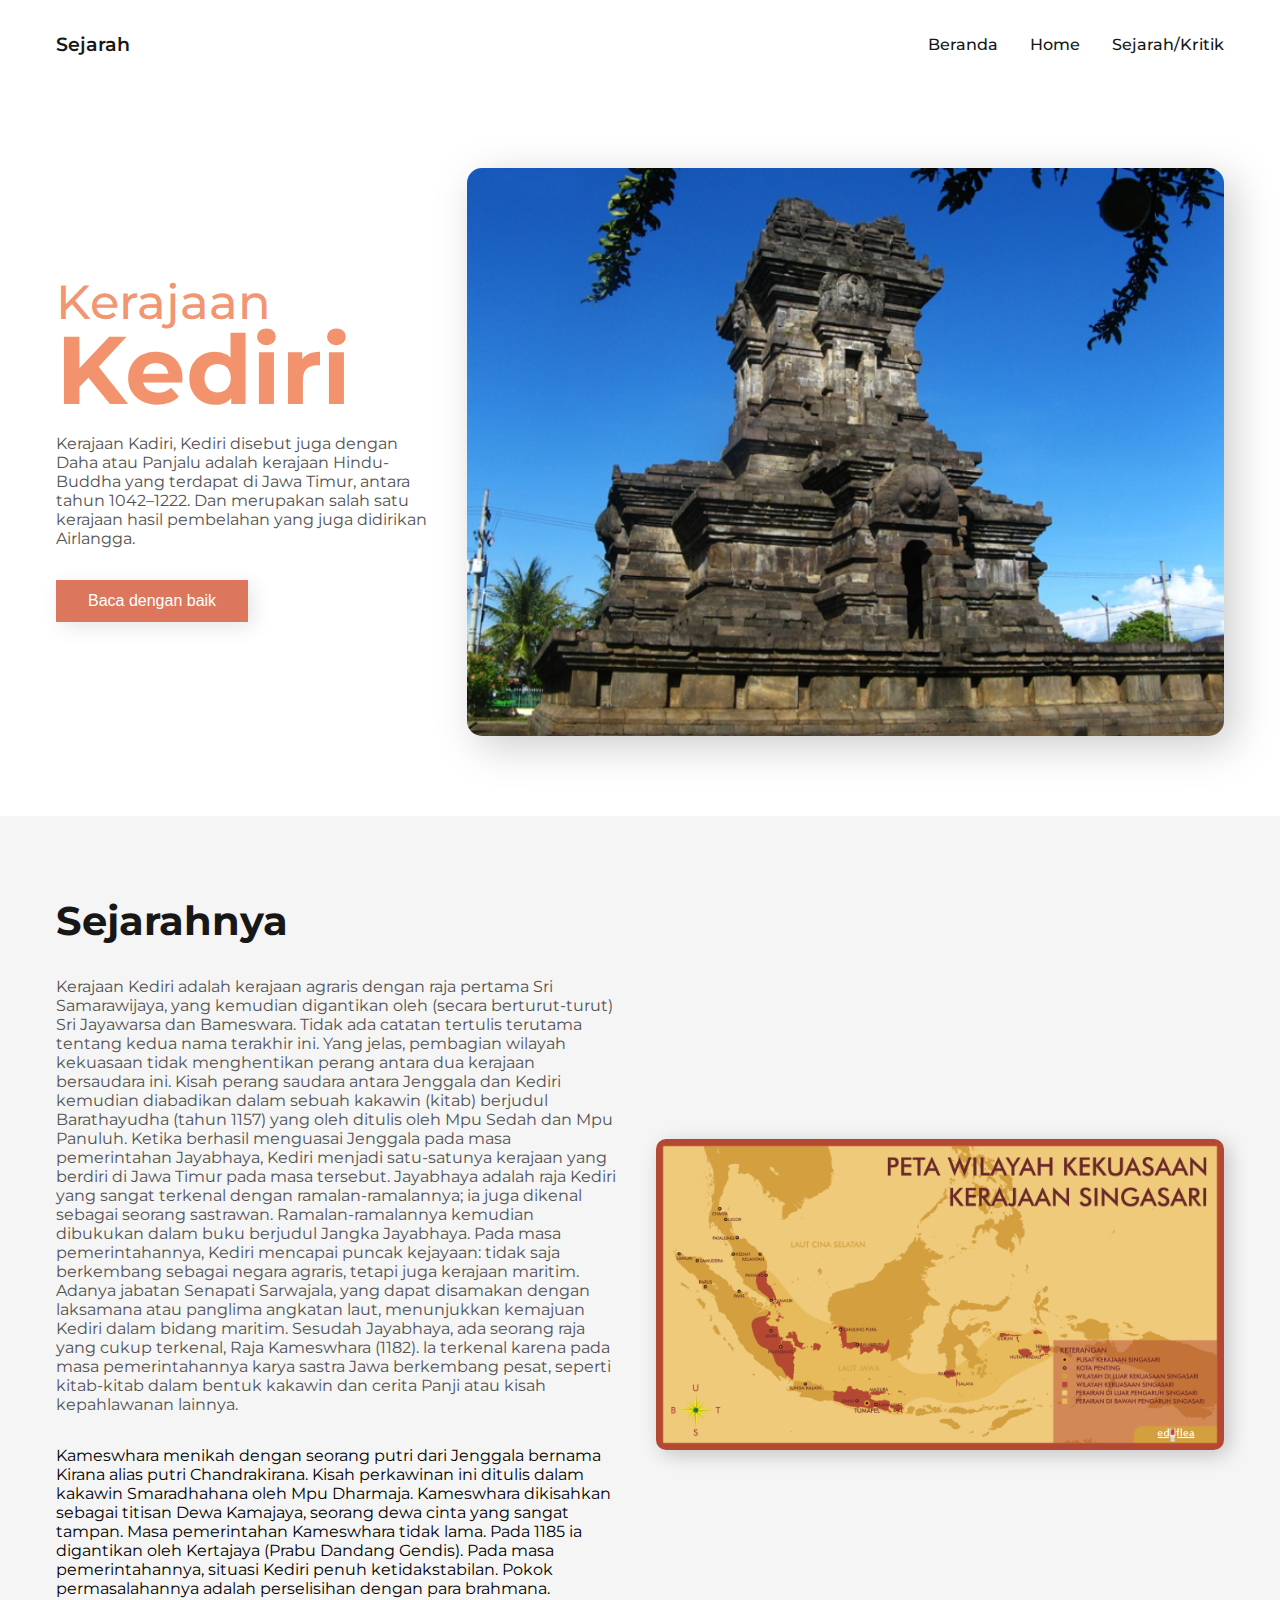
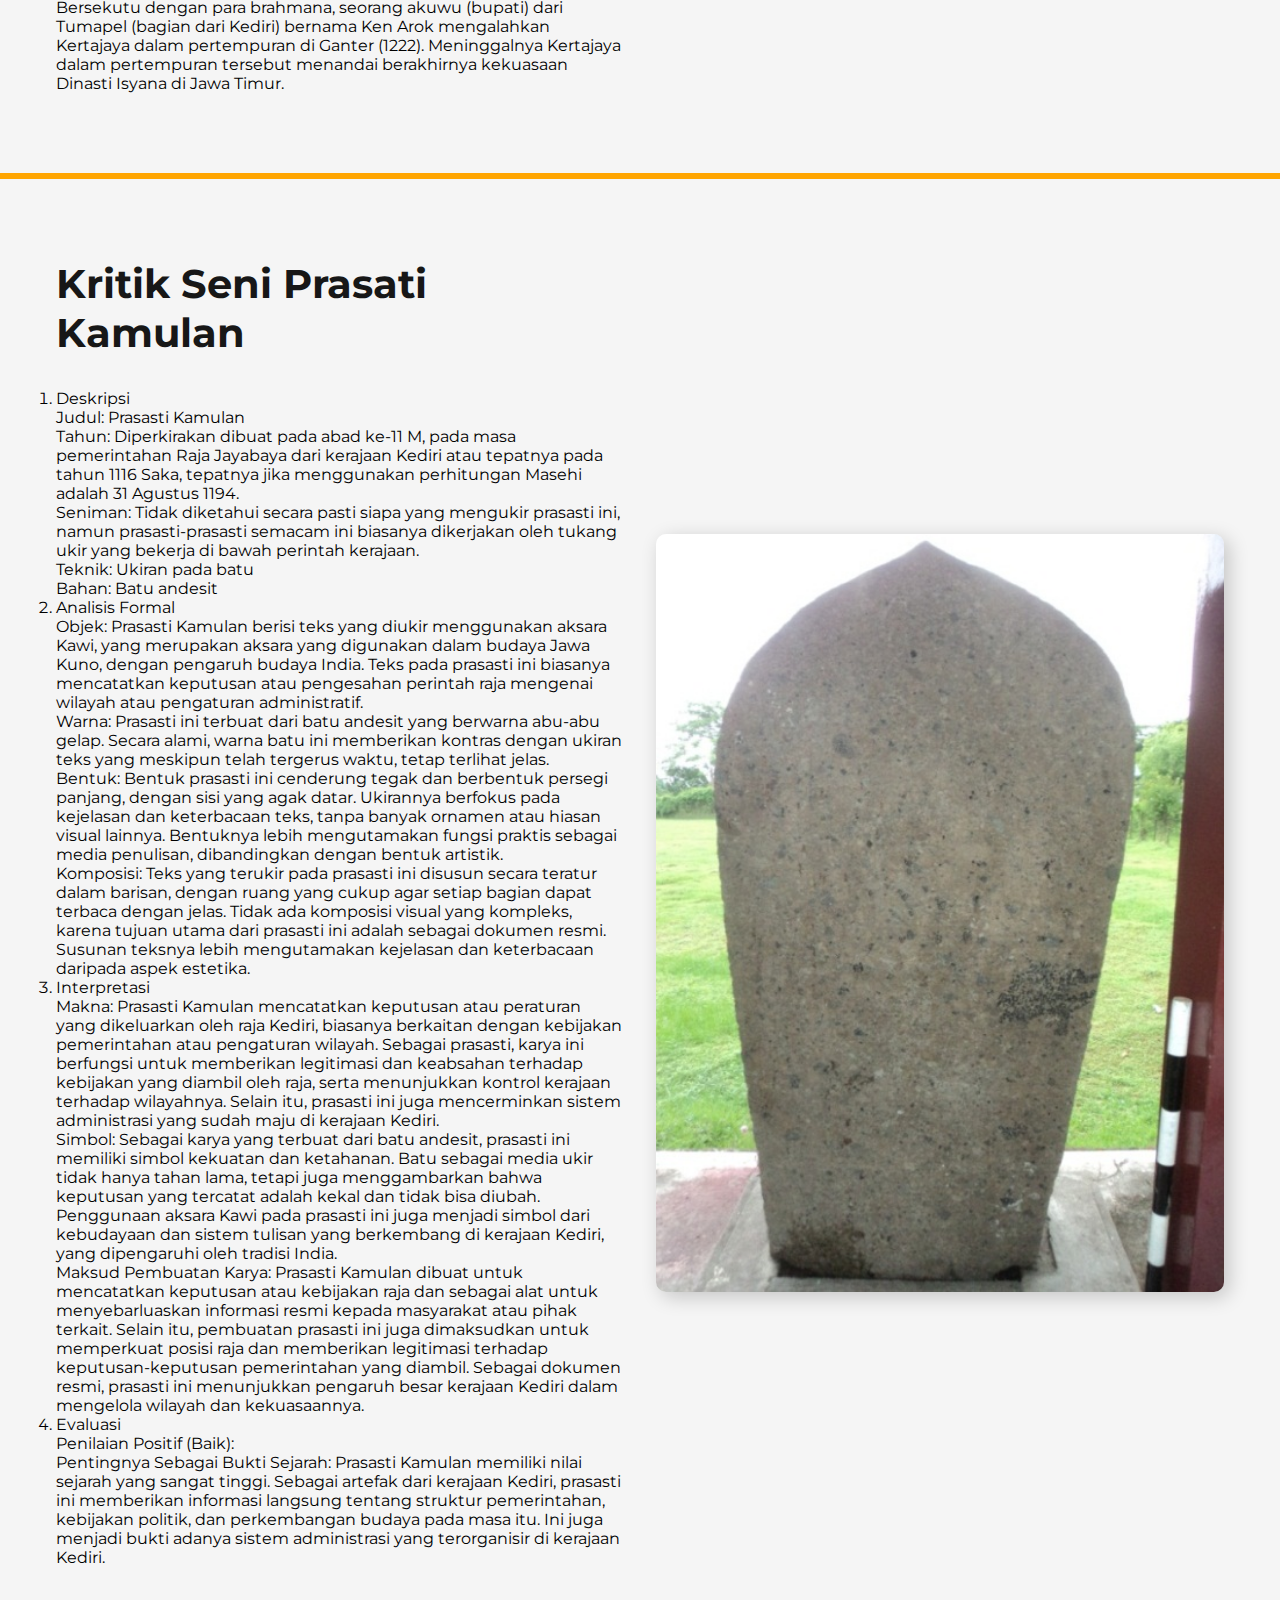
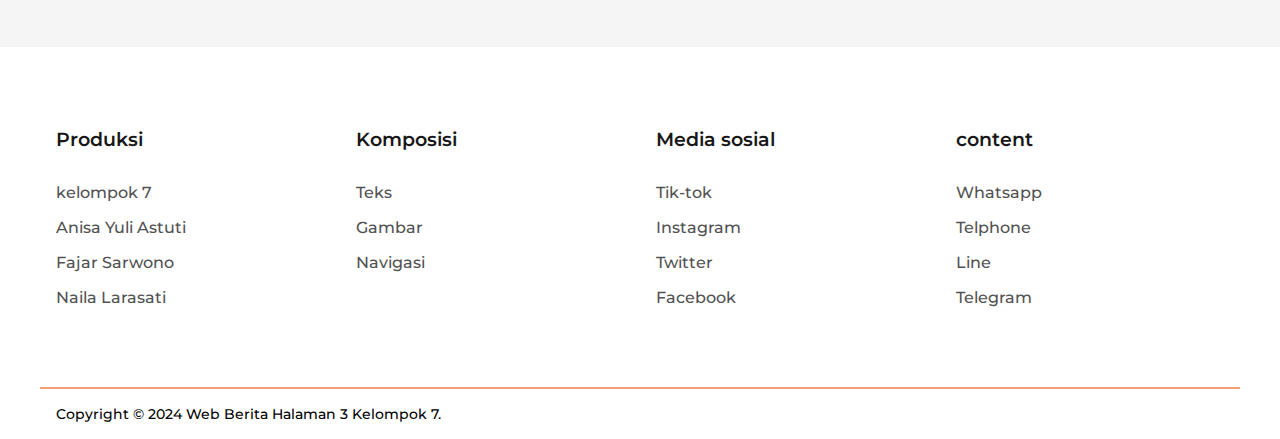
<file: Halaman.3.html>
<!DOCTYPE html>
<html lang="en">
<head>
  <meta charset="UTF-8">
  <meta name="viewport" content="width=device-width, initial-scale=1.0">
  <meta http-equiv="X-UA-Compatible" content="ie=edge">
  <title>Kerajaan Kediri</title>
  <style>
    @import url("https://fonts.googleapis.com/css2?family=Montserrat:wght@400;500;600;700&display=swap");

:root {
  --primary-color: #dc775e;
  --primary-color-dark: #bb654f;
  --text-dark: #171717;
  --text-light: #525252;
  --extra-light: #f5f5f5;
  --white: #ffffff;
  --max-width: 1200px;
}

* {
  margin: 0;
  padding: 0;
  box-sizing: border-box;
}

.section__container {
  max-width: var(--max-width);
  margin: auto;
  padding: 5rem 1rem;
}

.section__header {
  margin-bottom: 1rem;
  font-size: 2.5rem;
  font-weight: 500;
  color: var(--text-dark);
}

.section__description {
  margin-bottom: 2rem;
  color: var(--text-light);
}

.btn {
  padding: 0.75rem 2rem;
  font-size: 1rem;
  color: var(--white);
  white-space: nowrap;
  background: var(--primary-color);
  outline: none;
  border: none;
  cursor: pointer;
  box-shadow: 5px 5px 20px rgba(0, 0, 0, 0.1);
  transition: 0.3s;
}

.btn:hover {
  background: var(--primary-color-dark);
  box-shadow: 5px 5xp 20px rgba(0, 0, 0, 0.2);
}

img {
  width: 100%;
  display: flex;
  border-radius: 15px;
}

a {
  text-decoration: none;
}

html,
body {
  scroll-behavior: smooth;
}

body {
  font-family: "Montserrat", sans-serif;
}

nav {
  position: fixed;
  isolation: isolate;
  top: 0;
  width: 100%;
  max-width: var(--max-width);
  margin: auto;
  z-index: 9;
  box-shadow: 0 0 10px rgba(0, 0, 0, 0.2);
}

.nav__bar {
  padding: 1rem;
  display: flex;
  align-items: center;
  justify-content: space-between;
  gap: 2rem;
  background-color: var(--extra-light);
}

.nav__bar a {
  font-size: 1.2rem;
  font-weight: 600;
  color: var(--text-dark);
}

.nav__menu__btn {
  font-size: 1.5rem;
  color: var(--text-dark);
  cursor: pointer;
}

.nav__links {
  list-style: none;
  position: absolute;
  width: 100%;
  padding: 2rem;
  display: flex;
  flex-direction: column;
  align-items: center;
  gap: 2rem;
  background-color: var(--text-light);
  transform: translateY(-100%);
  transition: 0.5s;
  z-index: -1;
}

.nav__links.open {
  transform: translateY(0);
}

.nav__links a {
  font-weight: 500;
  color: var(--white);
  transition: 0.3s;
}

.nav__links a:hover {
  color: var(--primary-color);
}

.header__container {
  padding-top: 8rem;
  display: grid;
  gap: 2rem;
  text-align:justify;
}

.header__content h1 {
  margin-bottom: 1rem;
  font-size: 3rem;
  color: #e8450694;
  font-weight: 500;
  line-height: 2.5rem;
}

.header__content h1 span {
  font-size: 6rem;
  line-height: 6rem;
}

.header__image img {
  filter: drop-shadow(10px 10px 20px rgba(0, 0, 0, 0.2));
  -webkit-filter: drop-shadow(10px 10px 20px rgba(0, 0, 0, 0.2));
  animation: header 5s infinite;
}

@keyframes header {
  0%,
  100% {
    transform: translateY(0);
  }
  25% {
    transform: translateY(-20px);
  }
  75% {
    transform: translateY(20px);
  }
}

.about {
  background-color: var(--extra-light);
}

.about__container {
  display: grid;
  gap: 2rem;
  text-align: center;
}

.about__image img {
  max-width: 800px;
  margin: auto;
  box-shadow: 5px 5px 20px rgba(0, 0, 0, 0.2);
  border-radius: 10px;
  animation: header 5s infinite;
}


.article {
  background-color: #fdfcfc94;
}

.article__grid {
  margin-top: 4rem;
  display: grid;
  gap: 4rem 1rem;
  text-align: center;
}

.article__card img {
  max-width: 800px;
  text-align: center;
  margin-inline: auto;
  margin-bottom: 1rem;
  box-shadow: 5px 5px 20px rgba(0, 0, 0, 0.2);
}

.article__card h4 {
  margin-bottom: 1rem;
  text-align:center;
  font-size: 1.5rem;
  font-weight: 500;
  color: var(--text-dark);
}

.article__card p {
  margin-bottom: 2rem;
  color: var(--text-light);
}

.article__card a {
  color: var(--primary-color);
  text-decoration: underline;
  transition: 0.3s;
}

.article__card a:hover {
  color: var(--primary-color-dark);
}




.footer__container {
  display: grid;
  gap: 2rem;
}

.footer__col h4 {
  margin-bottom: 2rem;
  font-size: 1.2rem;
  font-weight: 600;
  color: var(--text-dark);
}

.footer__links {
  list-style: none;
  display: grid;
  gap: 1rem;
}

.footer__links a {
  font-weight: 500;
  color: var(--text-light);
  transition: 0.3s;
}

.footer__links a:hover {
  color: var(--primary-color);
}

.footer__bar {
  max-width: var(--max-width);
  margin: auto;
  padding: 1rem;
  display: flex;
  flex-direction: column;
  align-items: center;
  justify-content: space-between;
  gap: 2rem;
  border-top: 2px solid #e8550a94;
}

.footer__bar p {
  font-size: 0.9rem;
  font-weight: 500;
  color: black;
  text-align:center;
}

.footer__socials {
  display: flex;
  align-items: center;
  gap: 1rem;
}

.footer__socials a {
  font-size: 1.2rem;
  color: var(--text-light);
  transition: 0.3s;
}

.footer__socials a:hover {
  color: var(--primary-color);
}

@media (width > 576px) {
  

  .article__grid {
    grid-template-columns: repeat(2, 1fr);
  }

  .banner__card {
    justify-content: flex-start;
  }

  .banner__container {
    grid-template-columns: repeat(2, 1fr);
  }

  .footer__container {
    grid-template-columns: repeat(2, 1fr);
  }
}

@media (width > 768px) {
  nav {
    padding: 2rem 1rem;
    position: static;
    display: flex;
    align-items: center;
    justify-content: space-between;
    box-shadow: none;
  }

  .nav__bar {
    padding: 0;
    background-color: transparent;
  }

  .nav__menu__btn {
    display: none;
  }

  .nav__links {
    padding: 0;
    width: unset;
    position: static;
    transform: none;
    flex-direction: row;
    background-color: transparent;
  }

  .nav__links a {
    color: var(--text-dark);
  }

  .header__container {
    padding-top: 5rem;
    align-items: center;
    grid-template-columns: 1fr 2fr;
    text-align: left;
  }

  .header__image {
    grid-area: 1/2/2/3;
  }

  .about__container {
    grid-template-columns: repeat(2, 1fr);
    align-items: center;
    text-align: left;
  }

  .about__image {
    grid-area: 1/2/2/3;
  }



  .footer__container {
    grid-template-columns: repeat(4, 1fr);
  }

  .footer__bar {
    flex-direction: row;
  }
}
  </style>
</head>
<body>
  <!--Bagian navigasi-->
    <nav>
      <div class="nav__bar">
        <a href="#">Sejarah</a>
        <div class="nav__menu__btn" id="menu-btn">
          <i class="ri-menu-3-line"></i>
        </div>
      </div>
      <ul class="nav__links" id="nav-links">
       <li><a href="Web berita.html">Beranda</a></li>
        <li><a href="#home">Home</a></li>
        <li><a href="#about">Sejarah/Kritik</a></li>
      </ul>
    </nav>
      <!--Bagian header-->
    <header class="section__container header__container" id="home">
      <div class="header__image">
        <img src="Gambar web/Gambar.1.jpg" alt="header" />

      </div>
      <div class="header__content">
        <h1>Kerajaan<br /><span><b>Kediri</b></span></h1>
        <p class="section__description">
         Kerajaan Kadiri, Kediri disebut juga dengan Daha atau Panjalu adalah kerajaan Hindu-Buddha yang terdapat di Jawa Timur, antara tahun 1042–1222. Dan merupakan salah satu kerajaan hasil pembelahan yang juga didirikan Airlangga.
        </p>
        <div class="header__btn">
          <button class="btn">Baca dengan baik</button>
        </div>
      </div>
    </header>
      <!--Bagian section yang berisi bacaan -->
    <section class="about" id="about">
      <div class="section__container about__container">
        <div class="about__image">
          <img src="3-be50dfd0acb9 (1).png" alt="about" />
        </div>
        <div class="about__content">
          <h2 class="section__header"><b>Sejarahnya</b></h2>
          <p class="section__description">
  

          </p>
          <p class="section__description">
            
            Kerajaan Kediri adalah kerajaan agraris dengan raja pertama Sri Samarawijaya, yang kemudian digantikan oleh (secara berturut-turut) Sri Jayawarsa dan Bameswara. Tidak ada catatan tertulis terutama tentang kedua nama terakhir ini.

Yang jelas, pembagian wilayah kekuasaan tidak menghentikan perang antara dua kerajaan bersaudara ini. Kisah perang saudara antara Jenggala dan Kediri kemudian diabadikan dalam sebuah kakawin (kitab) berjudul Barathayudha (tahun 1157) yang oleh ditulis oleh Mpu Sedah dan Mpu Panuluh. Ketika berhasil menguasai Jenggala pada masa pemerintahan Jayabhaya, Kediri menjadi satu-satunya kerajaan yang berdiri di Jawa Timur pada masa tersebut.

Jayabhaya adalah raja Kediri yang sangat terkenal dengan ramalan-ramalannya; ia juga dikenal sebagai seorang sastrawan. Ramalan-ramalannya kemudian dibukukan dalam buku berjudul Jangka Jayabhaya. Pada masa pemerintahannya, Kediri mencapai puncak kejayaan: tidak saja berkembang sebagai negara agraris, tetapi juga kerajaan maritim. Adanya jabatan Senapati Sarwajala, yang dapat disamakan dengan laksamana atau panglima angkatan laut, menunjukkan kemajuan Kediri dalam bidang maritim.

Sesudah Jayabhaya, ada seorang raja yang cukup terkenal, Raja Kameswhara (1182). la terkenal karena pada masa pemerintahannya karya sastra Jawa berkembang pesat, seperti kitab-kitab dalam bentuk kakawin dan cerita Panji atau kisah kepahlawanan lainnya.
          </p>
          <p>
            Kameswhara menikah dengan seorang putri dari Jenggala bernama Kirana alias putri Chandrakirana. Kisah perkawinan ini ditulis dalam kakawin Smaradhahana oleh Mpu Dharmaja. Kameswhara dikisahkan sebagai titisan Dewa Kamajaya, seorang dewa cinta yang sangat tampan. Masa pemerintahan Kameswhara tidak lama. Pada 1185 ia

digantikan oleh Kertajaya (Prabu Dandang Gendis). Pada masa pemerintahannya, situasi Kediri penuh ketidakstabilan. Pokok permasalahannya adalah perselisihan dengan para brahmana. Bersekutu dengan para brahmana, seorang akuwu (bupati) dari Tumapel (bagian dari Kediri) bernama Ken Arok mengalahkan Kertajaya dalam pertempuran di Ganter (1222). Meninggalnya Kertajaya dalam pertempuran tersebut menandai berakhirnya kekuasaan Dinasti Isyana di Jawa Timur.
          </p>
          </p>

    </section>
        <hr  color="orange">
        <hr  color="orange">
         <hr  color="orange">
      <!--Bagian bagian section berisi kritik karya seni-->
       <section class="about" id="Produ">
      <div class="section__container about__container">
        <div class="about__image">
          <img src="Gambar web/prasasti-kemulan.jpg"alt="about"/>
        </div>
        <div class="about__content">
          <h2 class="section__header"><b>Kritik Seni Prasati Kamulan</b></h2>
          <p class="section__description">
            <ol>
<li>Deskripsi</li>

Judul: Prasasti Kamulan<br>

Tahun: Diperkirakan dibuat pada abad ke-11 M, pada masa pemerintahan Raja Jayabaya dari kerajaan Kediri atau tepatnya pada tahun 1116 Saka, tepatnya jika menggunakan perhitungan Masehi adalah 31 Agustus 1194.<br>

Seniman: Tidak diketahui secara pasti siapa yang mengukir prasasti ini, namun prasasti-prasasti semacam ini biasanya dikerjakan oleh tukang ukir yang bekerja di bawah perintah kerajaan.<br>

Teknik: Ukiran pada batu<br>

Bahan: Batu andesit<br>




<li> Analisis Formal</li>

Objek: Prasasti Kamulan berisi teks yang diukir menggunakan aksara Kawi, yang merupakan aksara yang digunakan dalam budaya Jawa Kuno, dengan pengaruh budaya India. Teks pada prasasti ini biasanya mencatatkan keputusan atau pengesahan perintah raja mengenai wilayah atau pengaturan administratif.<br>

Warna: Prasasti ini terbuat dari batu andesit yang berwarna abu-abu gelap. Secara alami, warna batu ini memberikan kontras dengan ukiran teks yang meskipun telah tergerus waktu, tetap terlihat jelas.<br>

Bentuk: Bentuk prasasti ini cenderung tegak dan berbentuk persegi panjang, dengan sisi yang agak datar. Ukirannya berfokus pada kejelasan dan keterbacaan teks, tanpa banyak ornamen atau hiasan visual lainnya. Bentuknya lebih mengutamakan fungsi praktis sebagai media penulisan, dibandingkan dengan bentuk artistik.<br>

Komposisi: Teks yang terukir pada prasasti ini disusun secara teratur dalam barisan, dengan ruang yang cukup agar setiap bagian dapat terbaca dengan jelas. Tidak ada komposisi visual yang kompleks, karena tujuan utama dari prasasti ini adalah sebagai dokumen resmi. Susunan teksnya lebih mengutamakan kejelasan dan keterbacaan daripada aspek estetika.<br>


<li> Interpretasi</li>

Makna: Prasasti Kamulan mencatatkan keputusan atau peraturan yang dikeluarkan oleh raja Kediri, biasanya berkaitan dengan kebijakan pemerintahan atau pengaturan wilayah. Sebagai prasasti, karya ini berfungsi untuk memberikan legitimasi dan keabsahan terhadap kebijakan yang diambil oleh raja, serta menunjukkan kontrol kerajaan terhadap wilayahnya. Selain itu, prasasti ini juga mencerminkan sistem administrasi yang sudah maju di kerajaan Kediri.<br>

Simbol: Sebagai karya yang terbuat dari batu andesit, prasasti ini memiliki simbol kekuatan dan ketahanan. Batu sebagai media ukir tidak hanya tahan lama, tetapi juga menggambarkan bahwa keputusan yang tercatat adalah kekal dan tidak bisa diubah. Penggunaan aksara Kawi pada prasasti ini juga menjadi simbol dari kebudayaan dan sistem tulisan yang berkembang di kerajaan Kediri, yang dipengaruhi oleh tradisi India.<br>

Maksud Pembuatan Karya: Prasasti Kamulan dibuat untuk mencatatkan keputusan atau kebijakan raja dan sebagai alat untuk menyebarluaskan informasi resmi kepada masyarakat atau pihak terkait. Selain itu, pembuatan prasasti ini juga dimaksudkan untuk memperkuat posisi raja dan memberikan legitimasi terhadap keputusan-keputusan pemerintahan yang diambil. Sebagai dokumen resmi, prasasti ini menunjukkan pengaruh besar kerajaan Kediri dalam mengelola wilayah dan kekuasaannya.<br>


<li>Evaluasi</li>

Penilaian Positif (Baik):<br>

Pentingnya Sebagai Bukti Sejarah: Prasasti Kamulan memiliki nilai sejarah yang sangat tinggi. Sebagai artefak dari kerajaan Kediri, prasasti ini memberikan informasi langsung tentang struktur pemerintahan, kebijakan politik, dan perkembangan budaya pada masa itu. Ini juga menjadi bukti adanya sistem administrasi yang terorganisir di kerajaan Kediri.

            </ol>
          </p>

    </section>
     <!--Bagian footer-->
    <footer>
      
      <div class="section__container footer__container">
        <div class="footer__col">
          <h4>Produksi</h4>
          <ul class="footer__links">
            <li><a href="#">kelompok 7</a></li>
            <li><a href="#">Anisa Yuli Astuti</a></li>
            <li><a href="#">Fajar Sarwono</a></li>
            <li><a href="#">Naila Larasati</a></li>
          </ul>
        </div>
        <div class="footer__col">
          <h4>Komposisi</h4>
          <ul class="footer__links">
            <li><a href="#">Teks</a></li>
            <li><a href="#">Gambar</a></li>
            <li><a href="#">Navigasi</a></li>
      
          </ul>
        </div>
        <div class="footer__col">
          <h4>Media sosial</h4>
          <ul class="footer__links">
            <li><a href="#">Tik-tok</a></li>
            <li><a href="#">Instagram</a></li>
            <li><a href="#">Twitter</a></li>
            <li><a href="#">Facebook</a></li>
          </ul>
        </div>
        <div class="footer__col">
          <h4>content</h4>
          <ul class="footer__links">
            <li><a href="#">Whatsapp</a></li>
            <li><a href="#">Telphone</a></li>
            <li><a href="#">Line</a></li>
            <li><a href="#">Telegram</a></li>
          </ul>
        </div>
      </div>
      <div class="footer__bar">
        <p>Copyright © 2024 Web Berita Halaman 3 Kelompok 7.</p>

      </div>
    </footer>
</body>
</html>
</file>
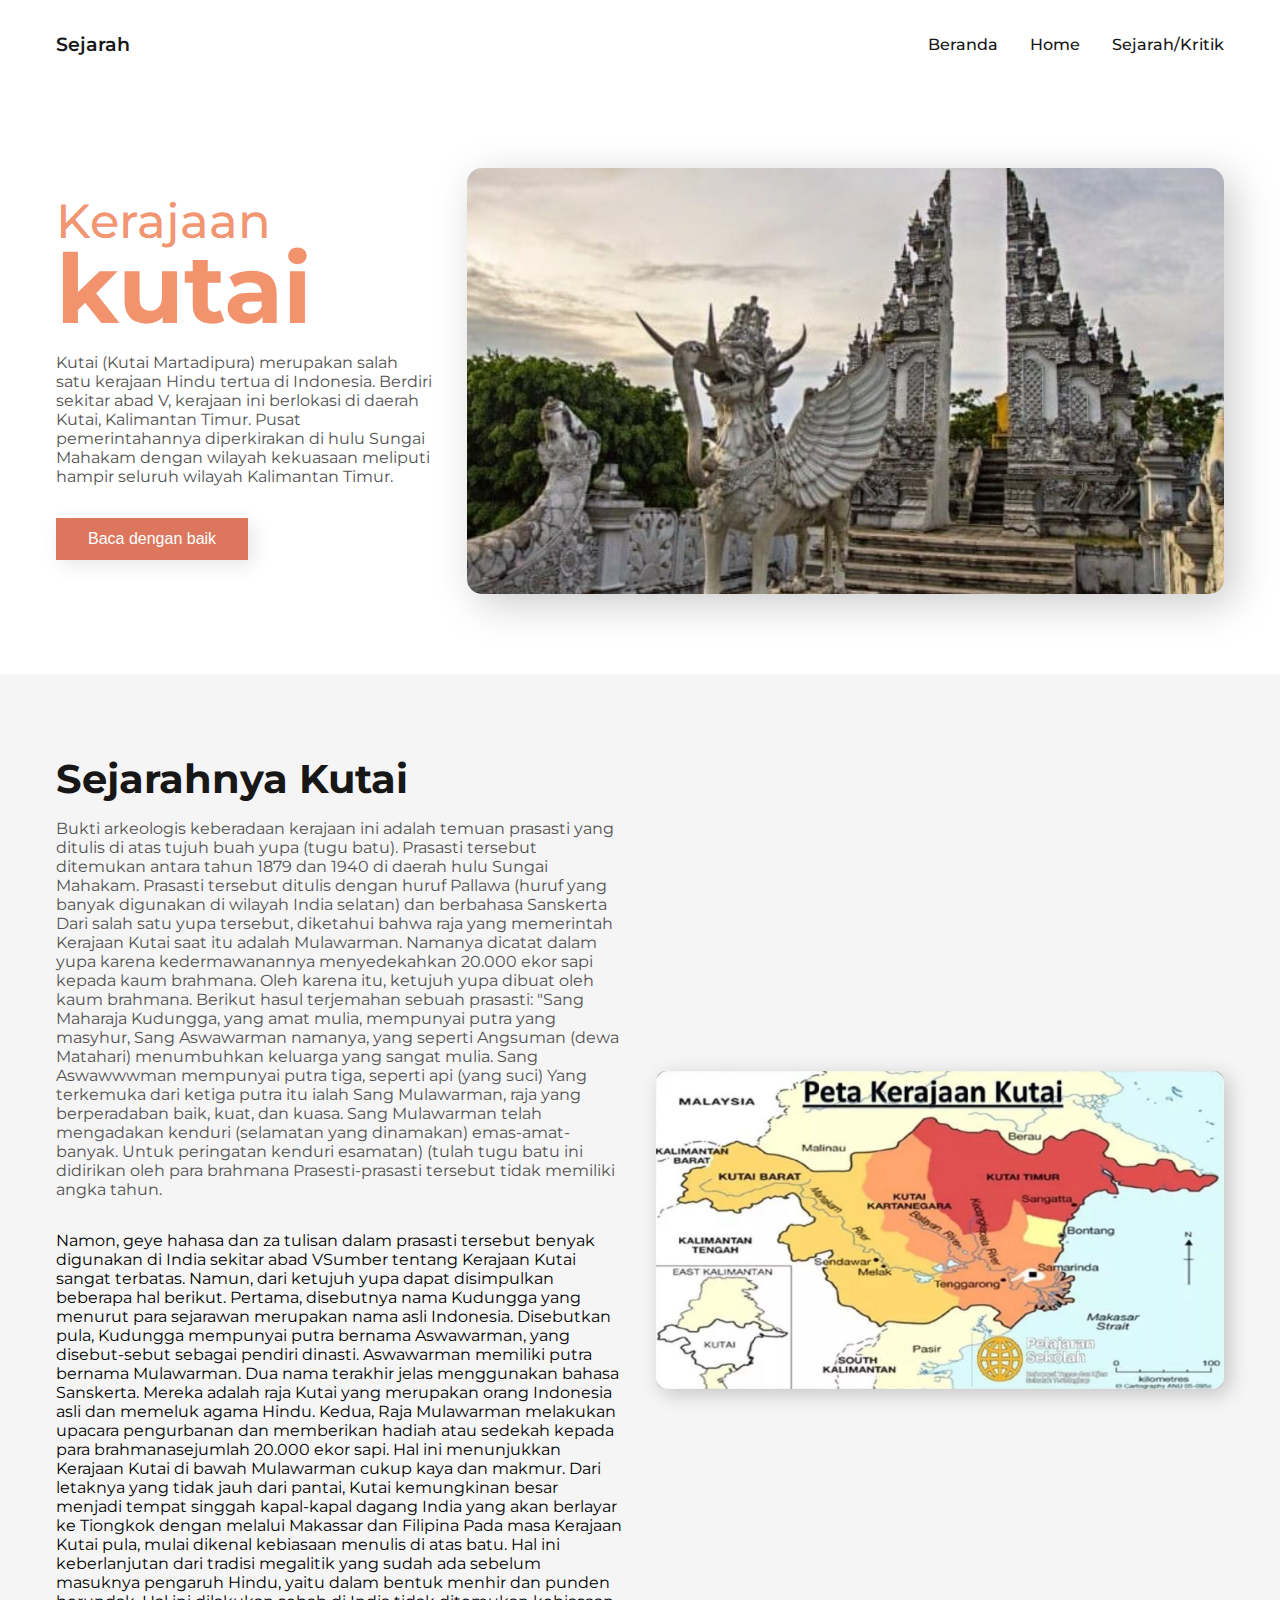
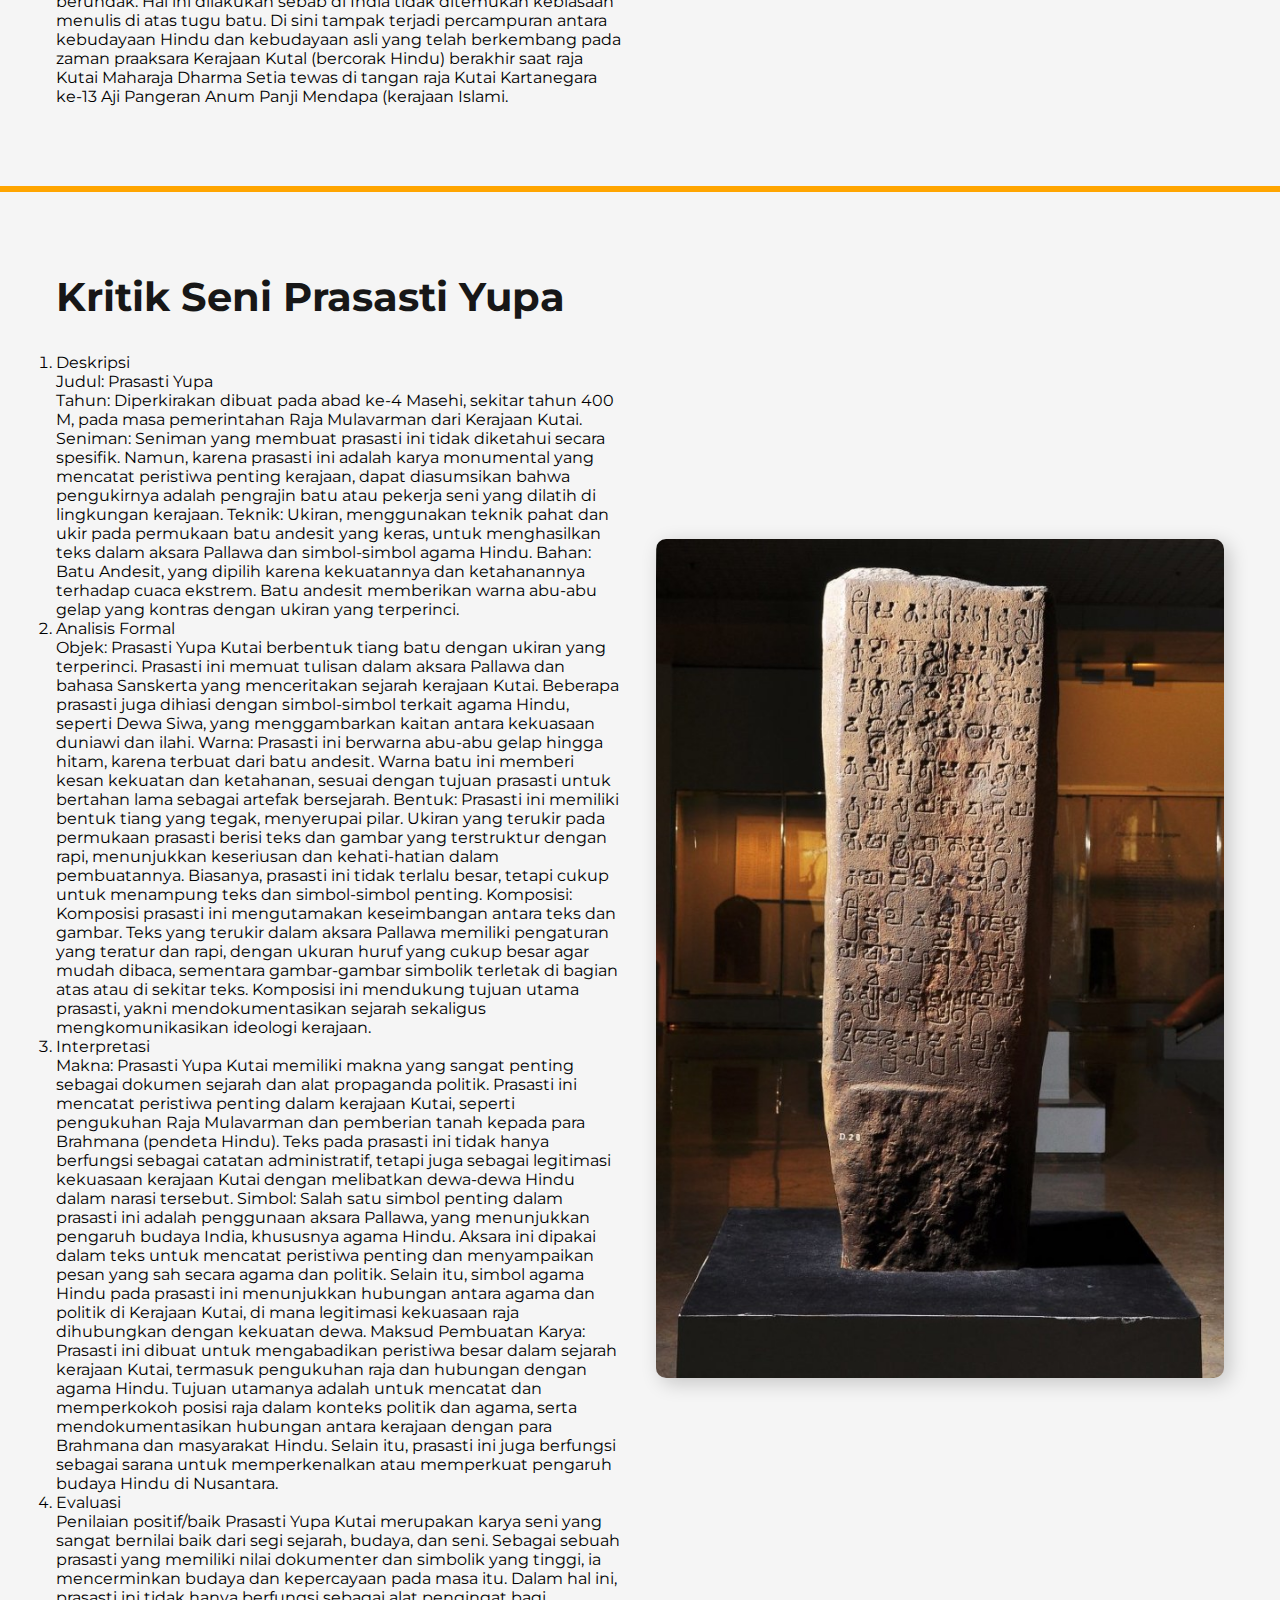
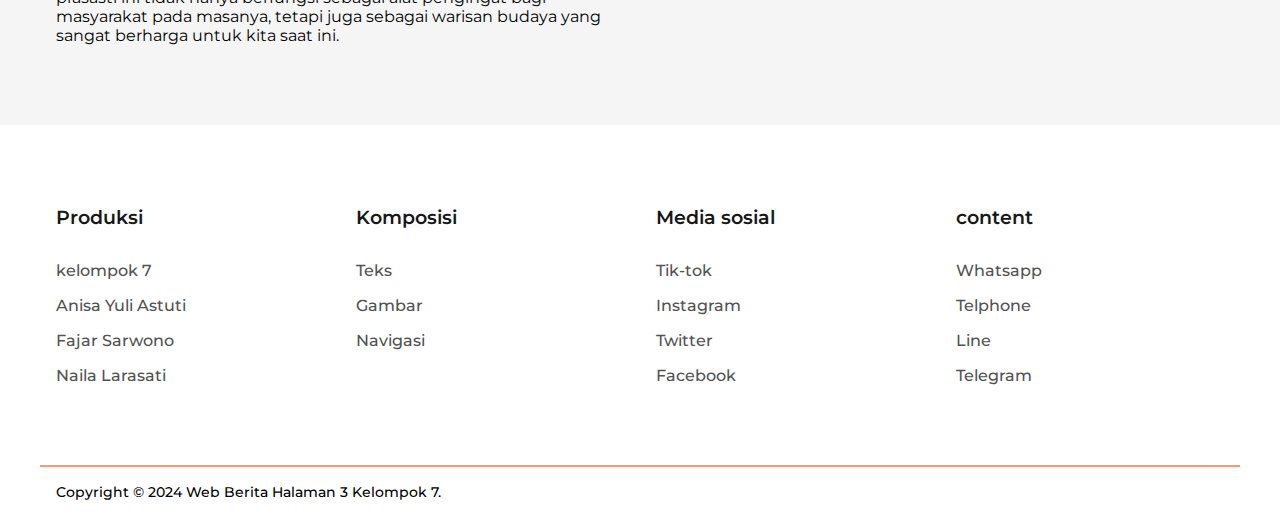
<file: Halaman.4.html>
<!DOCTYPE html>
<html lang="en">
<head>
  <meta charset="UTF-8">
  <meta name="viewport" content="width=device-width, initial-scale=1.0">
  <meta http-equiv="X-UA-Compatible" content="ie=edge">
  <title>Kerajaan Kutai</title>
  <style>
    @import url("https://fonts.googleapis.com/css2?family=Montserrat:wght@400;500;600;700&display=swap");

:root {
  --primary-color: #dc775e;
  --primary-color-dark: #bb654f;
  --text-dark: #171717;
  --text-light: #525252;
  --extra-light: #f5f5f5;
  --white: #ffffff;
  --max-width: 1200px;
}

* {
  margin: 0;
  padding: 0;
  box-sizing: border-box;
}

.section__container {
  max-width: var(--max-width);
  margin: auto;
  padding: 5rem 1rem;
}

.section__header {
  margin-bottom: 1rem;
  font-size: 2.5rem;
  font-weight: 500;
  color: var(--text-dark);
}

.section__description {
  margin-bottom: 2rem;
  color: var(--text-light);
}

.btn {
  padding: 0.75rem 2rem;
  font-size: 1rem;
  color: var(--white);
  white-space: nowrap;
  background: var(--primary-color);
  outline: none;
  border: none;
  cursor: pointer;
  box-shadow: 5px 5px 20px rgba(0, 0, 0, 0.1);
  transition: 0.3s;
}

.btn:hover {
  background: var(--primary-color-dark);
  box-shadow: 5px 5xp 20px rgba(0, 0, 0, 0.2);
}

img {
  width: 100%;
  display: flex;
  border-radius: 15px;
}

a {
  text-decoration: none;
}

html,
body {
  scroll-behavior: smooth;
}

body {
  font-family: "Montserrat", sans-serif;
}

nav {
  position: fixed;
  isolation: isolate;
  top: 0;
  width: 100%;
  max-width: var(--max-width);
  margin: auto;
  z-index: 9;
  box-shadow: 0 0 10px rgba(0, 0, 0, 0.2);
}

.nav__bar {
  padding: 1rem;
  display: flex;
  align-items: center;
  justify-content: space-between;
  gap: 2rem;
  background-color: var(--extra-light);
}

.nav__bar a {
  font-size: 1.2rem;
  font-weight: 600;
  color: var(--text-dark);
}

.nav__menu__btn {
  font-size: 1.5rem;
  color: var(--text-dark);
  cursor: pointer;
}

.nav__links {
  list-style: none;
  position: absolute;
  width: 100%;
  padding: 2rem;
  display: flex;
  flex-direction: column;
  align-items: center;
  gap: 2rem;
  background-color: var(--text-light);
  transform: translateY(-100%);
  transition: 0.5s;
  z-index: -1;
}

.nav__links.open {
  transform: translateY(0);
}

.nav__links a {
  font-weight: 500;
  color: var(--white);
  transition: 0.3s;
}

.nav__links a:hover {
  color: var(--primary-color);
}

.header__container {
  padding-top: 8rem;
  display: grid;
  gap: 2rem;
  text-align:justify;
}

.header__content h1 {
  margin-bottom: 1rem;
  font-size: 3rem;
  color: #e8450694;
  font-weight: 500;
  line-height: 2.5rem;
}

.header__content h1 span {
  font-size: 6rem;
  line-height: 6rem;
}

.header__image img {
  filter: drop-shadow(10px 10px 20px rgba(0, 0, 0, 0.2));
  -webkit-filter: drop-shadow(10px 10px 20px rgba(0, 0, 0, 0.2));
  animation: header 5s infinite;
}

@keyframes header {
  0%,
  100% {
    transform: translateY(0);
  }
  25% {
    transform: translateY(-20px);
  }
  75% {
    transform: translateY(20px);
  }
}

.about {
  background-color: var(--extra-light);
}

.about__container {
  display: grid;
  gap: 2rem;
  text-align: center;
}

.about__image img {
  max-width: 600px;
  margin: auto;
  box-shadow: 5px 5px 20px rgba(0, 0, 0, 0.2);
  border-radius: 10px;
  animation: header 5s infinite;
}


.article {
  background-color: #fdfcfc94;
}

.article__grid {
  margin-top: 4rem;
  display: grid;
  gap: 4rem 1rem;
  text-align: center;
}

.article__card img {
  max-width: 500px;
  text-align: center;
  margin-inline: auto;
  margin-bottom: 1rem;
  box-shadow: 5px 5px 20px rgba(0, 0, 0, 0.2);
}

.article__card h4 {
  margin-bottom: 1rem;
  text-align:center;
  font-size: 1.5rem;
  font-weight: 500;
  color: var(--text-dark);
}

.article__card p {
  margin-bottom: 2rem;
  color: var(--text-light);
}

.article__card a {
  color: var(--primary-color);
  text-decoration: underline;
  transition: 0.3s;
}

.article__card a:hover {
  color: var(--primary-color-dark);
}




.banner {
  background-color: var(--extra-light);
}

.banner__container {
  display: grid;
  gap: 2rem;
}

.banner__card {
  display: flex;
  align-items: rights;
  text-align: center;
  gap: 1rem;
}

.banner__card img {
  max-width: 70px;
  text-align:center;
}

.banner__card h4 {
  margin-bottom: 1rem;
  font-size: 1.5rem;
  font-weight: 600;
  color: var(--text-dark);
}

.footer__container {
  display: grid;
  gap: 2rem;
}

.footer__col h4 {
  margin-bottom: 2rem;
  font-size: 1.2rem;
  font-weight: 600;
  color: var(--text-dark);
}

.footer__links {
  list-style: none;
  display: grid;
  gap: 1rem;
}

.footer__links a {
  font-weight: 500;
  color: var(--text-light);
  transition: 0.3s;
}

.footer__links a:hover {
  color: var(--primary-color);
}

.footer__bar {
  max-width: var(--max-width);
  margin: auto;
  padding: 1rem;
  display: flex;
  flex-direction: column;
  align-items: center;
  justify-content: space-between;
  gap: 2rem;
  border-top: 2px solid #e8550a94;
}

.footer__bar p {
  font-size: 0.9rem;
  font-weight: 500;
  color: black;
  text-align:center;
}

.footer__socials {
  display: flex;
  align-items: center;
  gap: 1rem;
}

.footer__socials a {
  font-size: 1.2rem;
  color: var(--text-light);
  transition: 0.3s;
}

.footer__socials a:hover {
  color: var(--primary-color);
}

@media (width > 576px) {
  .grid-template-columns: repeat(2, 1fr);
  }

  .banner__card {
    justify-content: flex -start;
  }

  .banner__container {
    grid-template-columns: repeat(2, 1fr);
  }

  .footer__container {
    grid-template-columns: repeat(2, 1fr);
  }


@media (width > 768px) {
  nav {
    padding: 2rem 1rem;
    position: static;
    display: flex;
    align-items: center;
    justify-content: space-between;
    box-shadow: none;
  }

  .nav__bar {
    padding: 0;
    background-color: transparent;
  }

  .nav__menu__btn {
    display: none;
  }

  .nav__links {
    padding: 0;
    width: unset;
    position: static;
    transform: none;
    flex-direction: row;
    background-color: transparent;
  }

  .nav__links a {
    color: var(--text-dark);
  }

  .header__container {
    padding-top: 5rem;
    align-items: center;
    grid-template-columns: 1fr 2fr;
    text-align: left;
  }

  .header__image {
    grid-area: 1/2/2/3;
  }

  .about__container {
    grid-template-columns: repeat(2, 1fr);
    align-items: center;
    text-align: left;
  }

  .about__image {
    grid-area: 1/2/2/3;
  }



  .footer__container {
    grid-template-columns: repeat(4, 1fr);
  }

  .footer__bar {
    flex-direction: row;
  }
}
  </style>
</head>
<body>
    <!--Bagian navigasi-->
    <nav>
      <div class="nav__bar">
        <a href="#">Sejarah</a>
        <div class="nav__menu__btn" id="menu-btn">
          <i class="ri-menu-3-line"></i>
        </div>
      </div>
      <ul class="nav__links" id="nav-links">          <li><a href="Web berita.html">Beranda</a></li>
        <li><a href="#home">Home</a></li>
        <li><a href="#about">Sejarah/Kritik</a></li>
      
      </ul>
    </nav>
      <!--Bagian header berisi judul dan gambar-->
    <header class="section__container header__container" id="home">
      <div class="header__image">
        <img src="Gambar web/Kejayaannya (1).jpg" alt="header" />
      </div>
      <div class="header__content">
        <h1>Kerajaan<br /><span><b>kutai</b></span></h1>
        <p class="section__description">
         Kutai (Kutai Martadipura) merupakan salah satu kerajaan Hindu tertua di Indonesia. Berdiri sekitar abad V, kerajaan ini berlokasi di daerah Kutai, Kalimantan Timur. Pusat pemerintahannya diperkirakan di hulu Sungai Mahakam dengan wilayah kekuasaan meliputi hampir seluruh wilayah Kalimantan Timur. 
        </p>
        <div class="header__btn">
          <button class="btn">Baca dengan baik</button>
        </div>
      </div>
    </header>
      <!--Bagian section berisi cerita sejarah dan gambar-->
    <section class="about" id="about">
      <div class="section__container about__container">
        <div class="about__image">
          <img src="Gambar web/Lllll.jpg" alt="about" />
        </div>
        <div class="about__content">
          <h2 class="section__header"><b>Sejarahnya Kutai</b></h2>
          <p class="section__description">
                 Bukti arkeologis keberadaan kerajaan ini adalah temuan prasasti yang ditulis di atas tujuh buah yupa (tugu batu). Prasasti tersebut ditemukan antara tahun 1879 dan 1940 di daerah hulu Sungai Mahakam. Prasasti tersebut ditulis dengan huruf Pallawa (huruf yang banyak digunakan di wilayah India selatan) dan berbahasa Sanskerta Dari salah satu yupa tersebut, diketahui bahwa raja yang memerintah Kerajaan Kutai saat itu adalah Mulawarman. Namanya dicatat dalam yupa karena kedermawanannya menyedekahkan 20.000 ekor sapi kepada kaum brahmana. Oleh karena itu, ketujuh yupa dibuat oleh kaum brahmana. Berikut hasul terjemahan sebuah prasasti: "Sang Maharaja Kudungga, yang amat mulia, mempunyai putra yang masyhur, Sang Aswawarman namanya, yang seperti Angsuman (dewa Matahari) menumbuhkan keluarga yang sangat mulia. Sang Aswawwwman mempunyai putra tiga, seperti api (yang suci) Yang terkemuka dari ketiga putra itu ialah Sang Mulawarman, raja yang berperadaban baik, kuat, dan kuasa. Sang Mulawarman telah mengadakan kenduri (selamatan yang dinamakan) emas-amat-banyak. Untuk peringatan kenduri esamatan) (tulah tugu batu ini didirikan oleh para brahmana Prasesti-prasasti tersebut tidak memiliki angka tahun. </p><p>Namon, geye hahasa dan za tulisan dalam prasasti tersebut benyak digunakan di India sekitar abad VSumber tentang Kerajaan Kutai sangat terbatas. Namun, dari ketujuh yupa dapat disimpulkan beberapa hal berikut. Pertama, disebutnya nama Kudungga yang menurut para sejarawan merupakan nama asli Indonesia. Disebutkan pula, Kudungga mempunyai putra bernama Aswawarman, yang disebut-sebut sebagai pendiri dinasti. Aswawarman memiliki putra bernama Mulawarman. Dua nama terakhir jelas menggunakan bahasa Sanskerta. Mereka adalah raja Kutai yang merupakan orang Indonesia asli dan memeluk agama Hindu. Kedua, Raja Mulawarman melakukan upacara pengurbanan dan memberikan hadiah atau sedekah kepada para brahmanasejumlah 20.000 ekor sapi. Hal ini menunjukkan Kerajaan Kutai di bawah Mulawarman cukup kaya dan makmur. Dari letaknya yang tidak jauh dari pantai, Kutai kemungkinan besar menjadi tempat singgah kapal-kapal dagang India yang akan berlayar ke Tiongkok dengan melalui Makassar dan Filipina Pada masa Kerajaan Kutai pula, mulai dikenal kebiasaan menulis di atas batu. Hal ini keberlanjutan dari tradisi megalitik yang sudah ada sebelum masuknya pengaruh Hindu, yaitu dalam bentuk menhir dan punden berundak. Hal ini dilakukan sebab di India tidak ditemukan kebiasaan menulis di atas tugu batu. Di sini tampak terjadi percampuran antara kebudayaan Hindu dan kebudayaan asli yang telah berkembang pada zaman praaksara Kerajaan Kutal (bercorak Hindu) berakhir saat raja Kutai Maharaja Dharma Setia tewas di tangan raja Kutai Kartanegara ke-13 Aji Pangeran Anum Panji Mendapa (kerajaan Islami.
          </p>


    </section>
    
    <hr color="orange">
   <hr color="orange">
    <hr color="orange">
            <!--Bagian section berisi kritik karya seni dan gambar-->
       <section class="about" id="about">
      <div class="section__container about__container">
        <div class="about__image">
          <img src="Gambar web/Yyyyy.jpg" alt="about" />
        </div>
        <div class="about__content">
          <h2 class="section__header"><b>Kritik Seni Prasasti Yupa</b></h2>
          <p class="section__description">
            <ol>
<li> Deskripsi</li>

Judul: Prasasti Yupa <br>

Tahun: Diperkirakan dibuat pada abad ke-4 Masehi, sekitar tahun 400 M, pada masa pemerintahan Raja Mulavarman dari Kerajaan Kutai.

Seniman: Seniman yang membuat prasasti ini tidak diketahui secara spesifik. Namun, karena prasasti ini adalah karya monumental yang mencatat peristiwa penting kerajaan, dapat diasumsikan bahwa pengukirnya adalah pengrajin batu atau pekerja seni yang dilatih di lingkungan kerajaan.

Teknik: Ukiran, menggunakan teknik pahat dan ukir pada permukaan batu andesit yang keras, untuk menghasilkan teks dalam aksara Pallawa dan simbol-simbol agama Hindu.

Bahan: Batu Andesit, yang dipilih karena kekuatannya dan ketahanannya terhadap cuaca ekstrem. Batu andesit memberikan warna abu-abu gelap yang kontras dengan ukiran yang terperinci.


<li>Analisis Formal</li>

Objek: Prasasti Yupa Kutai berbentuk tiang batu dengan ukiran yang terperinci. Prasasti ini memuat tulisan dalam aksara Pallawa dan bahasa Sanskerta yang menceritakan sejarah kerajaan Kutai. Beberapa prasasti juga dihiasi dengan simbol-simbol terkait agama Hindu, seperti Dewa Siwa, yang menggambarkan kaitan antara kekuasaan duniawi dan ilahi.

Warna: Prasasti ini berwarna abu-abu gelap hingga hitam, karena terbuat dari batu andesit. Warna batu ini memberi kesan kekuatan dan ketahanan, sesuai dengan tujuan prasasti untuk bertahan lama sebagai artefak bersejarah.

Bentuk: Prasasti ini memiliki bentuk tiang yang tegak, menyerupai pilar. Ukiran yang terukir pada permukaan prasasti berisi teks dan gambar yang terstruktur dengan rapi, menunjukkan keseriusan dan kehati-hatian dalam pembuatannya. Biasanya, prasasti ini tidak terlalu besar, tetapi cukup untuk menampung teks dan simbol-simbol penting.

Komposisi: Komposisi prasasti ini mengutamakan keseimbangan antara teks dan gambar. Teks yang terukir dalam aksara Pallawa memiliki pengaturan yang teratur dan rapi, dengan ukuran huruf yang cukup besar agar mudah dibaca, sementara gambar-gambar simbolik terletak di bagian atas atau di sekitar teks. Komposisi ini mendukung tujuan utama prasasti, yakni mendokumentasikan sejarah sekaligus mengkomunikasikan ideologi kerajaan.


<li> Interpretasi</li>

Makna: Prasasti Yupa Kutai memiliki makna yang sangat penting sebagai dokumen sejarah dan alat propaganda politik. Prasasti ini mencatat peristiwa penting dalam kerajaan Kutai, seperti pengukuhan Raja Mulavarman dan pemberian tanah kepada para Brahmana (pendeta Hindu). Teks pada prasasti ini tidak hanya berfungsi sebagai catatan administratif, tetapi juga sebagai legitimasi kekuasaan kerajaan Kutai dengan melibatkan dewa-dewa Hindu dalam narasi tersebut.

Simbol: Salah satu simbol penting dalam prasasti ini adalah penggunaan aksara Pallawa, yang menunjukkan pengaruh budaya India, khususnya agama Hindu. Aksara ini dipakai dalam teks untuk mencatat peristiwa penting dan menyampaikan pesan yang sah secara agama dan politik. Selain itu, simbol agama Hindu pada prasasti ini menunjukkan hubungan antara agama dan politik di Kerajaan Kutai, di mana legitimasi kekuasaan raja dihubungkan dengan kekuatan dewa.

Maksud Pembuatan Karya: Prasasti ini dibuat untuk mengabadikan peristiwa besar dalam sejarah kerajaan Kutai, termasuk pengukuhan raja dan hubungan dengan agama Hindu. Tujuan utamanya adalah untuk mencatat dan memperkokoh posisi raja dalam konteks politik dan agama, serta mendokumentasikan hubungan antara kerajaan dengan para Brahmana dan masyarakat Hindu. Selain itu, prasasti ini juga berfungsi sebagai sarana untuk memperkenalkan atau memperkuat pengaruh budaya Hindu di Nusantara.


<li> Evaluasi</li>

Penilaian positif/baik Prasasti Yupa Kutai merupakan karya seni yang sangat bernilai baik dari segi sejarah, budaya, dan seni. Sebagai sebuah prasasti yang memiliki nilai dokumenter dan simbolik yang tinggi, ia mencerminkan budaya dan kepercayaan pada masa itu. Dalam hal ini, prasasti ini tidak hanya berfungsi sebagai alat pengingat bagi masyarakat pada masanya, tetapi juga sebagai warisan budaya yang sangat berharga untuk kita saat ini.
          </p>

    </section>
      <!--Bagian footer -->
    <footer>
      <div class="section__container footer__container">
        <div class="footer__col">
          <h4>Produksi</h4>
          <ul class="footer__links">
            <li><a href="#">kelompok 7</a></li>
            <li><a href="#">Anisa Yuli Astuti</a></li>
            <li><a href="#">Fajar Sarwono</a></li>
            <li><a href="#">Naila Larasati</a></li>
          </ul>
        </div>
        <div class="footer__col">
          <h4>Komposisi</h4>
          <ul class="footer__links">
            <li><a href="#">Teks</a></li>
            <li><a href="#">Gambar</a></li>
            <li><a href="#">Navigasi</a></li>
      
          </ul>
        </div>
        <div class="footer__col">
          <h4>Media sosial</h4>
          <ul class="footer__links">
            <li><a href="#">Tik-tok</a></li>
            <li><a href="#">Instagram</a></li>
            <li><a href="#">Twitter</a></li>
            <li><a href="#">Facebook</a></li>
          </ul>
        </div>
        <div class="footer__col">
          <h4>content</h4>
          <ul class="footer__links">
            <li><a href="#">Whatsapp</a></li>
            <li><a href="#">Telphone</a></li>
            <li><a href="#">Line</a></li>
            <li><a href="#">Telegram</a></li>
          </ul>
        </div>
      </div>
      <div class="footer__bar">
        <p>Copyright © 2024 Web Berita Halaman 3 Kelompok 7.</p>

      </div>
    </footer>
</body>
</html>
</file>
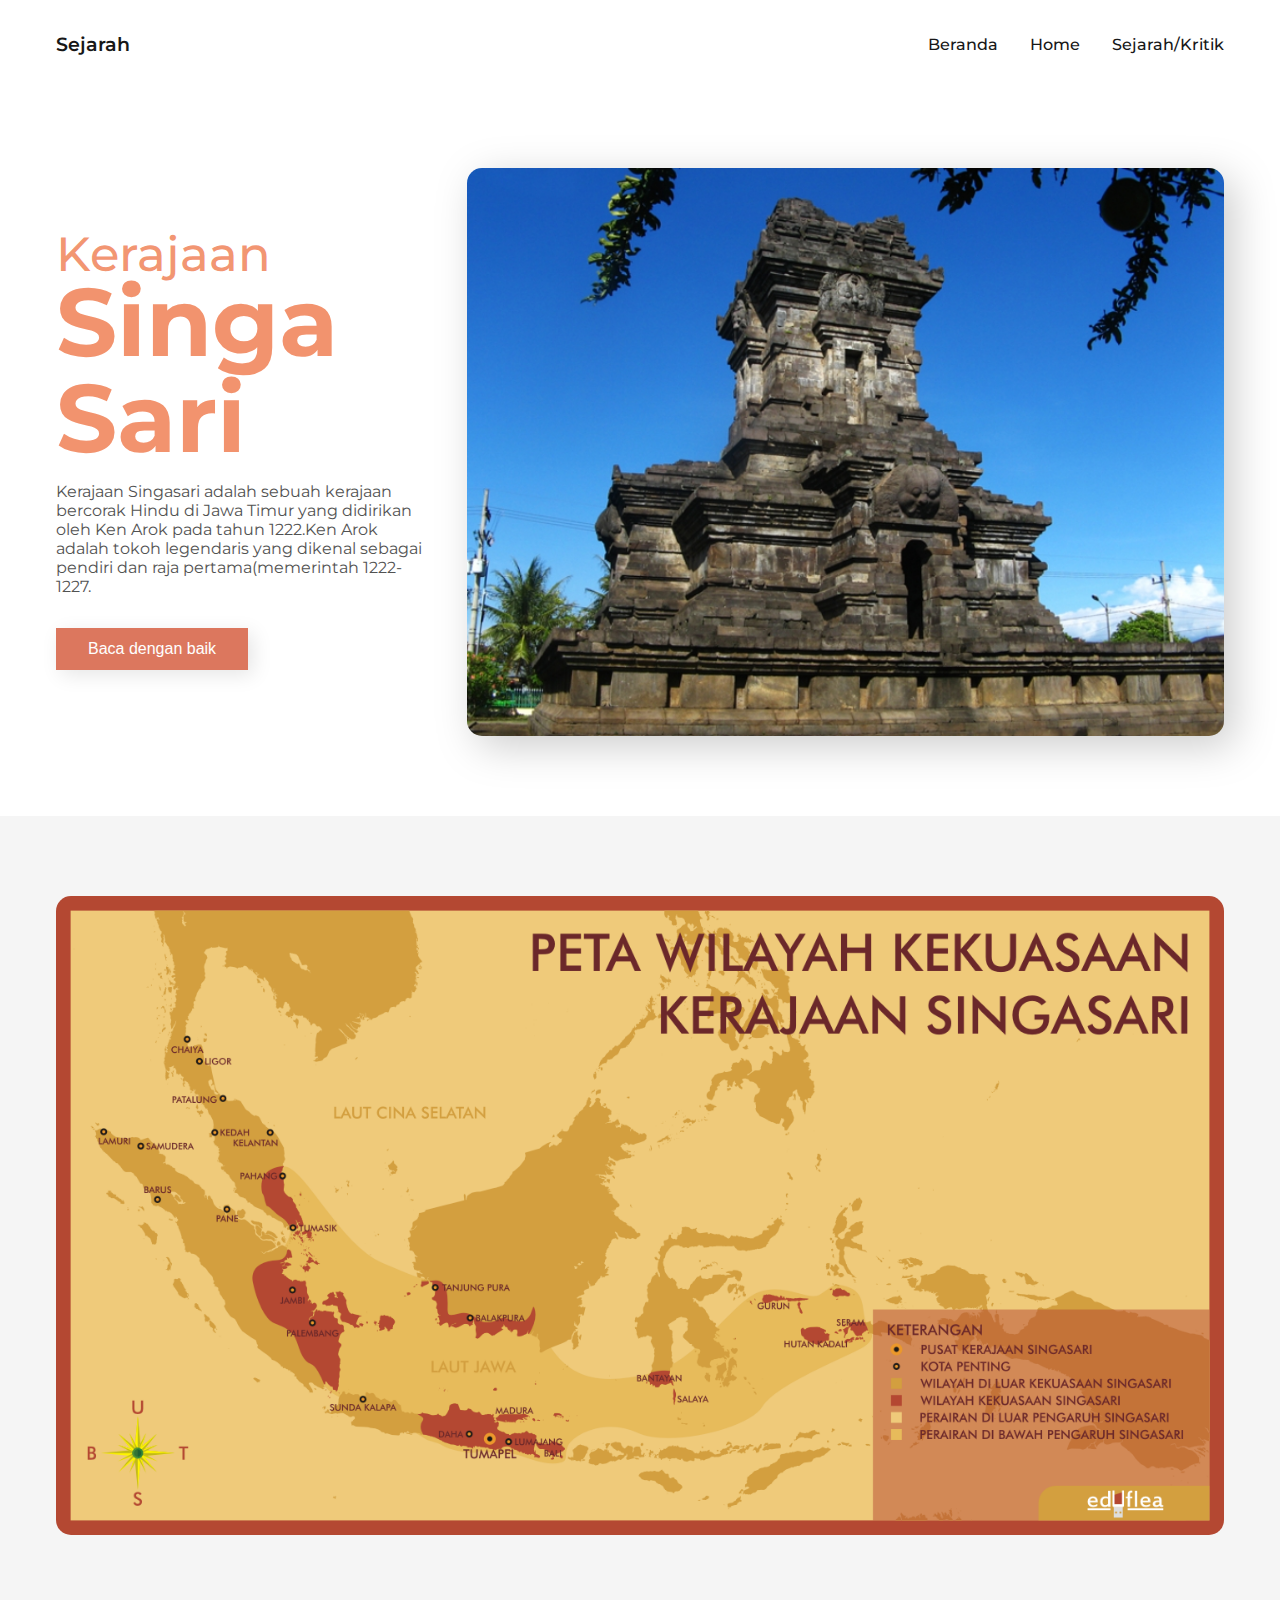
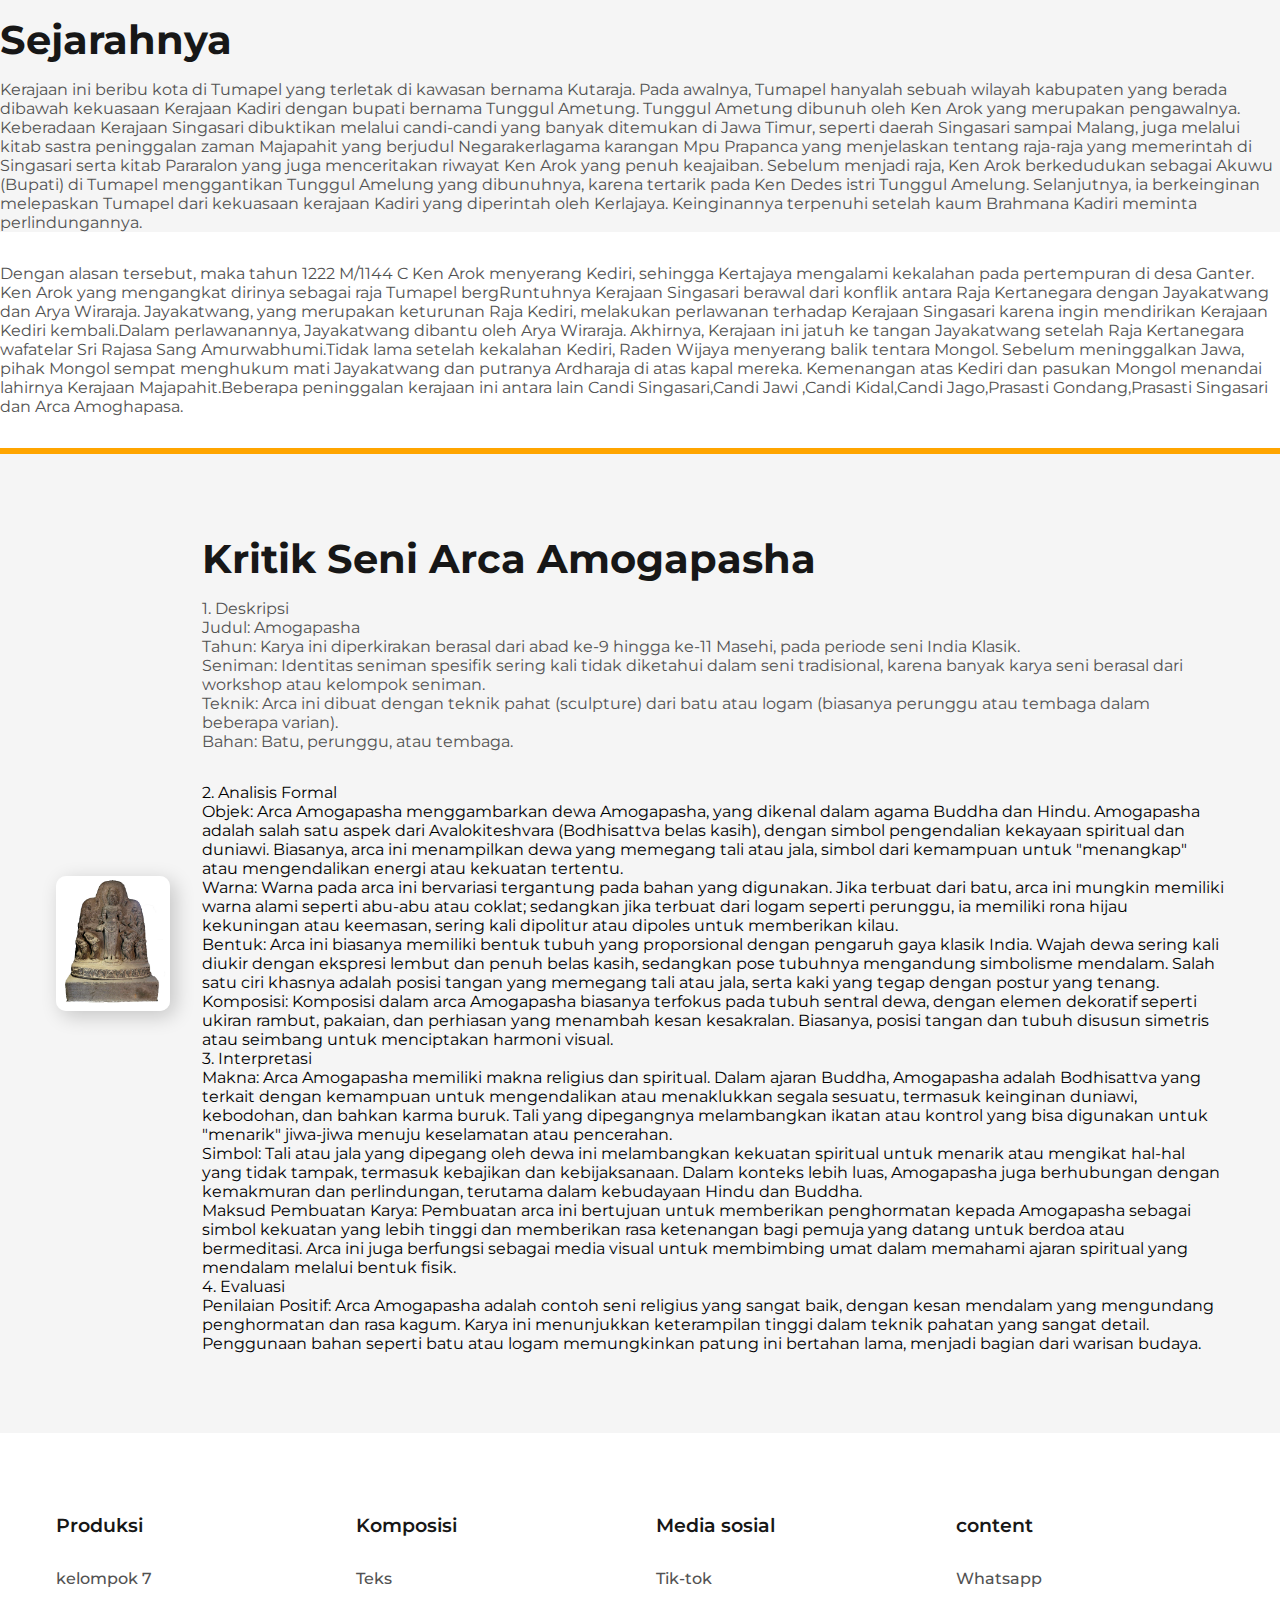
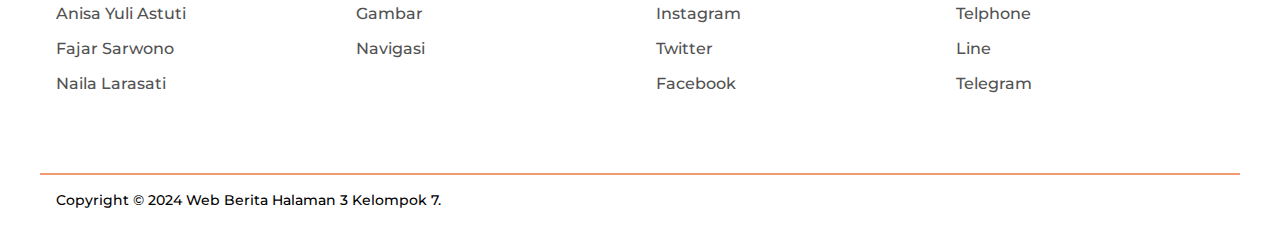
<file: Halaman_1.html>
<!DOCTYPE html>
<html lang="en">
<head>
  <meta charset="UTF-8">
  <meta name="viewport" content="width=device-width, initial-scale=1.0">
  <meta http-equiv="X-UA-Compatible" content="ie=edge">
  <title>Kerajaan Singasari</title>
  <style>
    @import url("https://fonts.googleapis.com/css2?family=Montserrat:wght@400;500;600;700&display=swap");

:root {
  --primary-color: #dc775e;
  --primary-color-dark: #bb654f;
  --text-dark: #171717;
  --text-light: #525252;
  --extra-light: #f5f5f5;
  --white: #ffffff;
  --max-width: 1200px;
}

* {
  margin: 0;
  padding: 0;
  box-sizing: border-box;
}

.section__container {
  max-width: var(--max-width);
  margin: auto;
  padding: 5rem 1rem;
}

.section__header {
  margin-bottom: 1rem;
  font-size: 2.5rem;
  font-weight: 500;
  color: var(--text-dark);
}

.section__description {
  margin-bottom: 2rem;
  color: var(--text-light);
}

.btn {
  padding: 0.75rem 2rem;
  font-size: 1rem;
  color: var(--white);
  white-space: nowrap;
  background: var(--primary-color);
  outline: none;
  border: none;
  cursor: pointer;
  box-shadow: 5px 5px 20px rgba(0, 0, 0, 0.1);
  transition: 0.3s;
}

.btn:hover {
  background: var(--primary-color-dark);
  box-shadow: 5px 5xp 20px rgba(0, 0, 0, 0.2);
}

img {
  width: 100%;
  display: flex;
  border-radius: 15px;
}

a {
  text-decoration: none;
}

html,
body {
  scroll-behavior: smooth;
}

body {
  font-family: "Montserrat", sans-serif;
}

nav {
  position: fixed;
  isolation: isolate;
  top: 0;
  width: 100%;
  max-width: var(--max-width);
  margin: auto;
  z-index: 9;
  box-shadow: 0 0 10px rgba(0, 0, 0, 0.2);
}

.nav__bar {
  padding: 1rem;
  display: flex;
  align-items: center;
  justify-content: space-between;
  gap: 2rem;
  background-color: var(--extra-light);
}

.nav__bar a {
  font-size: 1.2rem;
  font-weight: 600;
  color: var(--text-dark);
}

.nav__menu__btn {
  font-size: 1.5rem;
  color: var(--text-dark);
  cursor: pointer;
}

.nav__links {
  list-style: none;
  position: absolute;
  width: 100%;
  padding: 2rem;
  display: flex;
  flex-direction: column;
  align-items: center;
  gap: 2rem;
  background-color: var(--text-light);
  transform: translateY(-100%);
  transition: 0.5s;
  z-index: -1;
}

.nav__links.open {
  transform: translateY(0);
}

.nav__links a {
  font-weight: 500;
  color: var(--white);
  transition: 0.3s;
}

.nav__links a:hover {
  color: var(--primary-color);
}

.header__container {
  padding-top: 8rem;
  display: grid;
  gap: 2rem;
  text-align:justify;
}

.header__content h1 {
  margin-bottom: 1rem;
  font-size: 3rem;
  color: #e8450694;
  font-weight: 500;
  line-height: 2.5rem;
}

.header__content h1 span {
  font-size: 6rem;
  line-height: 6rem;
}

.header__image img {
  filter: drop-shadow(10px 10px 20px rgba(0, 0, 0, 0.2));
  -webkit-filter: drop-shadow(10px 10px 20px rgba(0, 0, 0, 0.2));
  animation: header 5s infinite;
}

@keyframes header {
  0%,
  100% {
    transform: translateY(0);
  }
  25% {
    transform: translateY(-20px);
  }
  75% {
    transform: translateY(20px);
  }
}

.about {
  background-color: var(--extra-light);
}

.about__container {
  display: flex;

align-items: center;
  gap: 2rem;
  
  
}

.about__image img {
  max-width: 1000px;
  margin: 0;
  align-items: center;
  box-shadow: 5px 5px 20px rgba(0, 0, 0, 0.2);
  border-radius: 10px;
  animation: header 5s infinite;
}






.article {
  background-color: #fdfcfc94;
}

.article__grid {
  margin-top: 4rem;
  display: grid;
  gap: 4rem 1rem;
  text-align: center;
}

.article__card img {
  max-width: 800px;
  height: 50px;
  width:100px ;
  text-align: center;
  margin-inline: auto;
  margin-bottom: 1rem;
  box-shadow: 5px 5px 20px rgba(0, 0, 0, 0.2);
}

.article__card h4 {
  margin-bottom: 1rem;
  text-align:center;
  font-size: 1.5rem;
  font-weight: 500;
  color: var(--text-dark);
}

.article__card p {
  margin-bottom: 2rem;
  color: var(--text-light);
}

.article__card a {
  color: var(--primary-color);
  text-decoration: underline;
  transition: 0.3s;
}

.article__card a:hover {
  color: var(--primary-color-dark);
}




.footer__container {
  display: grid;
  gap: 2rem;
}

.footer__col h4 {
  margin-bottom: 2rem;
  font-size: 1.2rem;
  font-weight: 600;
  color: var(--text-dark);
}

.footer__links {
  list-style: none;
  display: grid;
  gap: 1rem;
}

.footer__links a {
  font-weight: 500;
  color: var(--text-light);
  transition: 0.3s;
}

.footer__links a:hover {
  color: var(--primary-color);
}

.footer__bar {
  max-width: var(--max-width);
  margin: auto;
  padding: 1rem;
  display: flex;
  flex-direction: column;
  align-items: center;
  justify-content: space-between;
  gap: 2rem;
  border-top: 2px solid #e8550a94;
}

.footer__bar p {
  font-size: 0.9rem;
  font-weight: 500;
  color: black;
  text-align:center;
}

.footer__socials {
  display: flex;
  align-items: center;
  gap: 1rem;
}

.footer__socials a {
  font-size: 1.2rem;
  color: var(--text-light);
  transition: 0.3s;
}

.footer__socials a:hover {
  color: var(--primary-color);
}

@media (width > 576px) {
  
  
  

  .article__grid {
    grid-template-columns: repeat(2, 1fr);
  }

  .banner__card {
    justify-content: flex-start;
  }

  .banner__container {
    grid-template-columns: repeat(2, 1fr);
  }

  .footer__container {
    grid-template-columns: repeat(2, 1fr);
  }
}

@media (width > 768px) {
  nav {
    padding: 2rem 1rem;
    position: static;
    display: flex;
    align-items: center;
    justify-content: space-between;
    box-shadow: none;
  }

  .nav__bar {
    padding: 0;
    background-color: transparent;
  }

  .nav__menu__btn {
    display: none;
  }

  .nav__links {
    padding: 0;
    width: unset;
    position: static;
    transform: none;
    flex-direction: row;
    background-color: transparent;
  }

  .nav__links a {
    color: var(--text-dark);
  }

  .header__container {
    padding-top: 5rem;
    align-items: center;
    grid-template-columns: 1fr 2fr;
    text-align: left;
  }

  .header__image {
    grid-area: 1/2/2/3;
  }

  .about__container {
    grid-template-columns: repeat(2, 1fr);
    align-items: center;
    text-align: left;
  }

  .about__image {
    grid-area: 1/2/2/3;
  }



  .footer__container {
    grid-template-columns: repeat(4, 1fr);
  }

  .footer__bar {
    flex-direction: row;
  }
}
  </style>
</head>
<body>
  <!--Bagian navigasi-->
    <nav>
      <div class="nav__bar">
        <a href="#">Sejarah</a>
        <div class="nav__menu__btn" id="menu-btn">
          <i class="ri-menu-3-line"></i>
        </div>
      </div>
      <ul class="nav__links" id="nav-links">
       <li><a href="Web berita.html">Beranda</a></li>
        <li><a href="#home">Home</a></li>
        <li><a href="#about">Sejarah/Kritik</a></li>
      </ul>
    </nav>
      <!--Bagian header-->
    <header class="section__container header__container" id="home">
      <div class="header__image">
        <img src="Gambar web/Gambar.1.jpg" alt="header" />

      </div>
      <div class="header__content">
        <h1>Kerajaan<br /><span><b>Singa Sari</b></span></h1>
        <p class="section__description">
          Kerajaan Singasari adalah sebuah kerajaan bercorak Hindu di Jawa Timur yang didirikan oleh Ken Arok pada tahun 1222.Ken Arok adalah tokoh legendaris yang dikenal sebagai pendiri dan raja pertama(memerintah 1222-1227.
        </p>
        <div class="header__btn">
          <button class="btn">Baca dengan baik</button>
        </div>
      </div>
    </header>
      <!--Bagian section yang berisi bacaan -->
    <section class="about" id="about">
      <div class="section__container about__container">
        
          <img src="3-be50dfd0acb9 (1).png" alt="about" />
        </div>
        <div class="about__content">
          <h2 class="section__header"><b>Sejarahnya</b></h2>
          <p class="section__description">
  Kerajaan ini beribu kota di Tumapel yang terletak di kawasan bernama Kutaraja. Pada awalnya, Tumapel hanyalah sebuah wilayah kabupaten yang berada dibawah kekuasaan Kerajaan Kadiri dengan bupati bernama Tunggul Ametung. Tunggul Ametung dibunuh oleh Ken Arok yang merupakan pengawalnya.

Keberadaan Kerajaan Singasari dibuktikan melalui candi-candi yang banyak ditemukan di Jawa Timur, seperti daerah Singasari sampai Malang, juga melalui kitab sastra peninggalan zaman Majapahit yang berjudul Negarakerlagama karangan Mpu Prapanca yang menjelaskan tentang raja-raja yang memerintah di Singasari serta kitab Pararalon yang juga menceritakan riwayat Ken Arok yang penuh keajaiban.

Sebelum menjadi raja, Ken Arok berkedudukan sebagai Akuwu (Bupati) di Tumapel menggantikan Tunggul Amelung yang dibunuhnya, karena tertarik pada Ken Dedes istri Tunggul Amelung. Selanjutnya, ia berkeinginan melepaskan Tumapel dari kekuasaan kerajaan Kadiri yang diperintah oleh Kerlajaya. Keinginannya terpenuhi setelah kaum Brahmana Kadiri meminta perlindungannya.

          </p>
        </section>
          <section>
          <p class="section__description">
            Dengan alasan tersebut, maka tahun 1222 M/1144 C Ken Arok menyerang Kediri, sehingga Kertajaya mengalami kekalahan pada pertempuran di desa Ganter. Ken Arok yang mengangkat dirinya sebagai raja Tumapel bergRuntuhnya Kerajaan Singasari berawal dari konflik antara Raja Kertanegara dengan Jayakatwang dan Arya Wiraraja. Jayakatwang, yang merupakan keturunan Raja Kediri, melakukan perlawanan terhadap Kerajaan Singasari karena ingin mendirikan Kerajaan Kediri kembali.Dalam perlawanannya, Jayakatwang dibantu oleh Arya Wiraraja. Akhirnya, Kerajaan ini jatuh ke tangan Jayakatwang setelah Raja Kertanegara wafatelar Sri Rajasa Sang Amurwabhumi.Tidak lama setelah kekalahan Kediri, Raden Wijaya menyerang balik tentara Mongol. Sebelum meninggalkan Jawa, pihak Mongol sempat menghukum mati Jayakatwang dan putranya Ardharaja di atas kapal mereka. Kemenangan atas Kediri dan pasukan Mongol menandai lahirnya Kerajaan Majapahit.Beberapa peninggalan kerajaan ini antara lain Candi Singasari,Candi Jawi
            ,Candi Kidal,Candi Jago,Prasasti Gondang,Prasasti Singasari dan Arca Amoghapasa.
            
          </p>

    </section>
        <hr  color="orange">
        <hr  color="orange">
         <hr  color="orange">
      <!--Bagian bagian section berisi kritik karya seni-->
       <section class="about" id="Produ">
      <div class="section__container about__container">
        <div class="about__image">
          <img src="Gambar web/amogapasha.png" alt="about" />
        </div>
        <div class="about__content">
          <h2 class="section__header"><b>Kritik Seni Arca Amogapasha</b></h2>
          <p class="section__description">1. Deskripsi<br>
Judul: Amogapasha<br>
Tahun: Karya ini diperkirakan berasal dari abad ke-9 hingga ke-11 Masehi, pada periode seni India Klasik.<br>

Seniman: Identitas seniman spesifik sering kali tidak diketahui dalam seni tradisional, karena banyak karya seni berasal dari workshop atau kelompok seniman.<br>

Teknik: Arca ini dibuat dengan teknik pahat (sculpture) dari batu atau logam (biasanya perunggu atau tembaga dalam beberapa varian).<br>

Bahan: Batu, perunggu, atau tembaga.<br></p>


<p>2. Analisis Formal<br>

Objek: Arca Amogapasha menggambarkan dewa Amogapasha, yang dikenal dalam agama Buddha dan Hindu. Amogapasha adalah salah satu aspek dari Avalokiteshvara (Bodhisattva belas kasih), dengan simbol pengendalian kekayaan spiritual dan duniawi. Biasanya, arca ini menampilkan dewa yang memegang tali atau jala, simbol dari kemampuan untuk "menangkap" atau mengendalikan energi atau kekuatan tertentu.<br>

Warna: Warna pada arca ini bervariasi tergantung pada bahan yang digunakan. Jika terbuat dari batu, arca ini mungkin memiliki warna alami seperti abu-abu atau coklat; sedangkan jika terbuat dari logam seperti perunggu, ia memiliki rona hijau kekuningan atau keemasan, sering kali dipolitur atau dipoles untuk memberikan kilau.<br>

Bentuk: Arca ini biasanya memiliki bentuk tubuh yang proporsional dengan pengaruh gaya klasik India. Wajah dewa sering kali diukir dengan ekspresi lembut dan penuh belas kasih, sedangkan pose tubuhnya mengandung simbolisme mendalam. Salah satu ciri khasnya adalah posisi tangan yang memegang tali atau jala, serta kaki yang tegap dengan postur yang tenang.<br>

Komposisi: Komposisi dalam arca Amogapasha biasanya terfokus pada tubuh sentral dewa, dengan elemen dekoratif seperti ukiran rambut, pakaian, dan perhiasan yang menambah kesan kesakralan. Biasanya, posisi tangan dan tubuh disusun simetris atau seimbang untuk menciptakan harmoni visual.<br></p>


<p>3. Interpretasi<br>

Makna: Arca Amogapasha memiliki makna religius dan spiritual. Dalam ajaran Buddha, Amogapasha adalah Bodhisattva yang terkait dengan kemampuan untuk mengendalikan atau menaklukkan segala sesuatu, termasuk keinginan duniawi, kebodohan, dan bahkan karma buruk. Tali yang dipegangnya melambangkan ikatan atau kontrol yang bisa digunakan untuk "menarik" jiwa-jiwa menuju keselamatan atau pencerahan.<br>

Simbol: Tali atau jala yang dipegang oleh dewa ini melambangkan kekuatan spiritual untuk menarik atau mengikat hal-hal yang tidak tampak, termasuk kebajikan dan kebijaksanaan. Dalam konteks lebih luas, Amogapasha juga berhubungan dengan kemakmuran dan perlindungan, terutama dalam kebudayaan Hindu dan Buddha.<br>

Maksud Pembuatan Karya: Pembuatan arca ini bertujuan untuk memberikan penghormatan kepada Amogapasha sebagai simbol kekuatan yang lebih tinggi dan memberikan rasa ketenangan bagi pemuja yang datang untuk berdoa atau bermeditasi. Arca ini juga berfungsi sebagai media visual untuk membimbing umat dalam memahami ajaran spiritual yang mendalam melalui bentuk fisik.<br></p>


<p>4. Evaluasi<br>

Penilaian Positif:

Arca Amogapasha adalah contoh seni religius yang sangat baik, dengan kesan mendalam yang mengundang penghormatan dan rasa kagum. Karya ini menunjukkan keterampilan tinggi dalam teknik pahatan yang sangat detail. Penggunaan bahan seperti batu atau logam memungkinkan patung ini bertahan lama, menjadi bagian dari warisan budaya.<br></p>
  
          </p>

    </section>
  <!--Bagian footer-->
    <footer>
      <div class="section__container footer__container">
        <div class="footer__col">
          <h4>Produksi</h4>
          <ul class="footer__links">
            <li><a href="#">kelompok 7</a></li>
            <li><a href="#">Anisa Yuli Astuti</a></li>
            <li><a href="#">Fajar Sarwono</a></li>
            <li><a href="#">Naila Larasati</a></li>
          </ul>
        </div>
        <div class="footer__col">
          <h4>Komposisi</h4>
          <ul class="footer__links">
            <li><a href="#">Teks</a></li>
            <li><a href="#">Gambar</a></li>
            <li><a href="#">Navigasi</a></li>
      
          </ul>
        </div>
        <div class="footer__col">
          <h4>Media sosial</h4>
          <ul class="footer__links">
            <li><a href="#">Tik-tok</a></li>
            <li><a href="#">Instagram</a></li>
            <li><a href="#">Twitter</a></li>
            <li><a href="#">Facebook</a></li>
          </ul>
        </div>
        <div class="footer__col">
          <h4>content</h4>
          <ul class="footer__links">
            <li><a href="#">Whatsapp</a></li>
            <li><a href="#">Telphone</a></li>
            <li><a href="#">Line</a></li>
            <li><a href="#">Telegram</a></li>
          </ul>
        </div>
      </div>
      <div class="footer__bar">
        <p>Copyright © 2024 Web Berita Halaman 3 Kelompok 7.</p>

      </div>
    </footer>
</body>
</html>
</file>
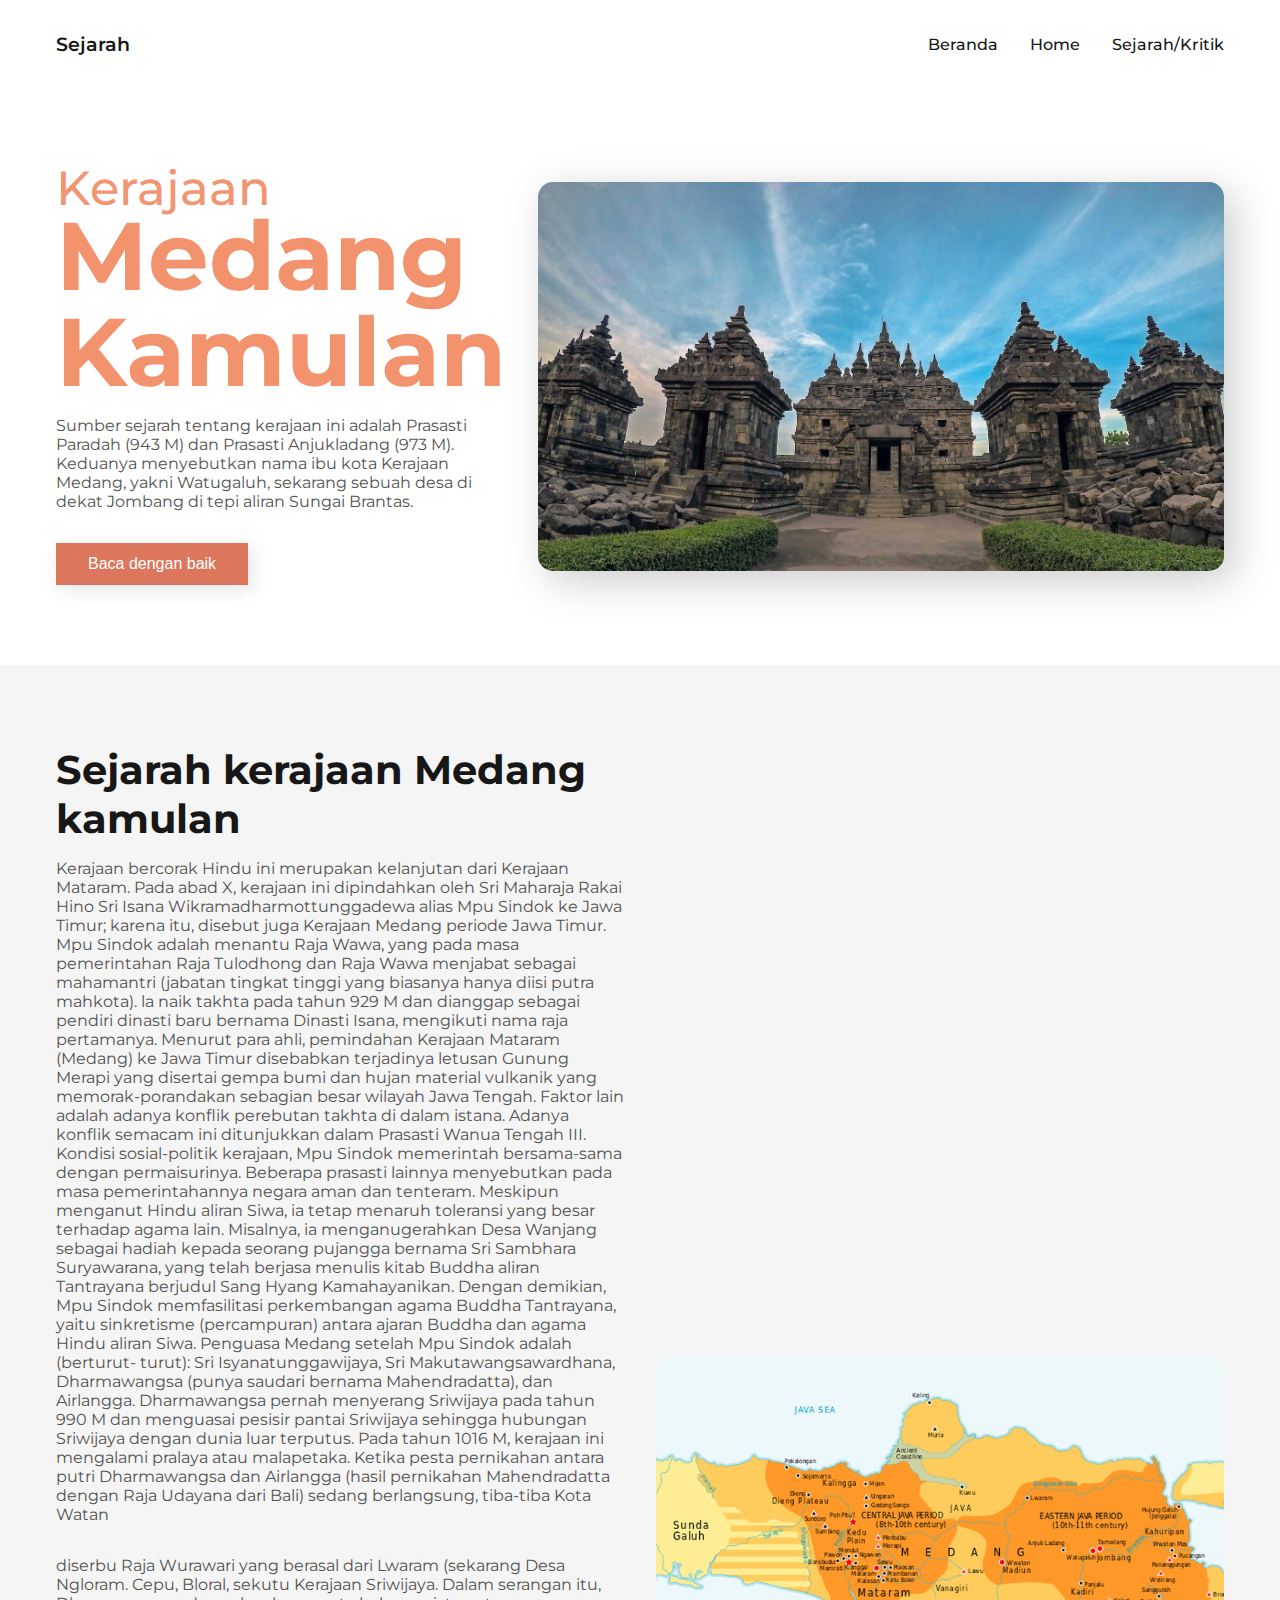
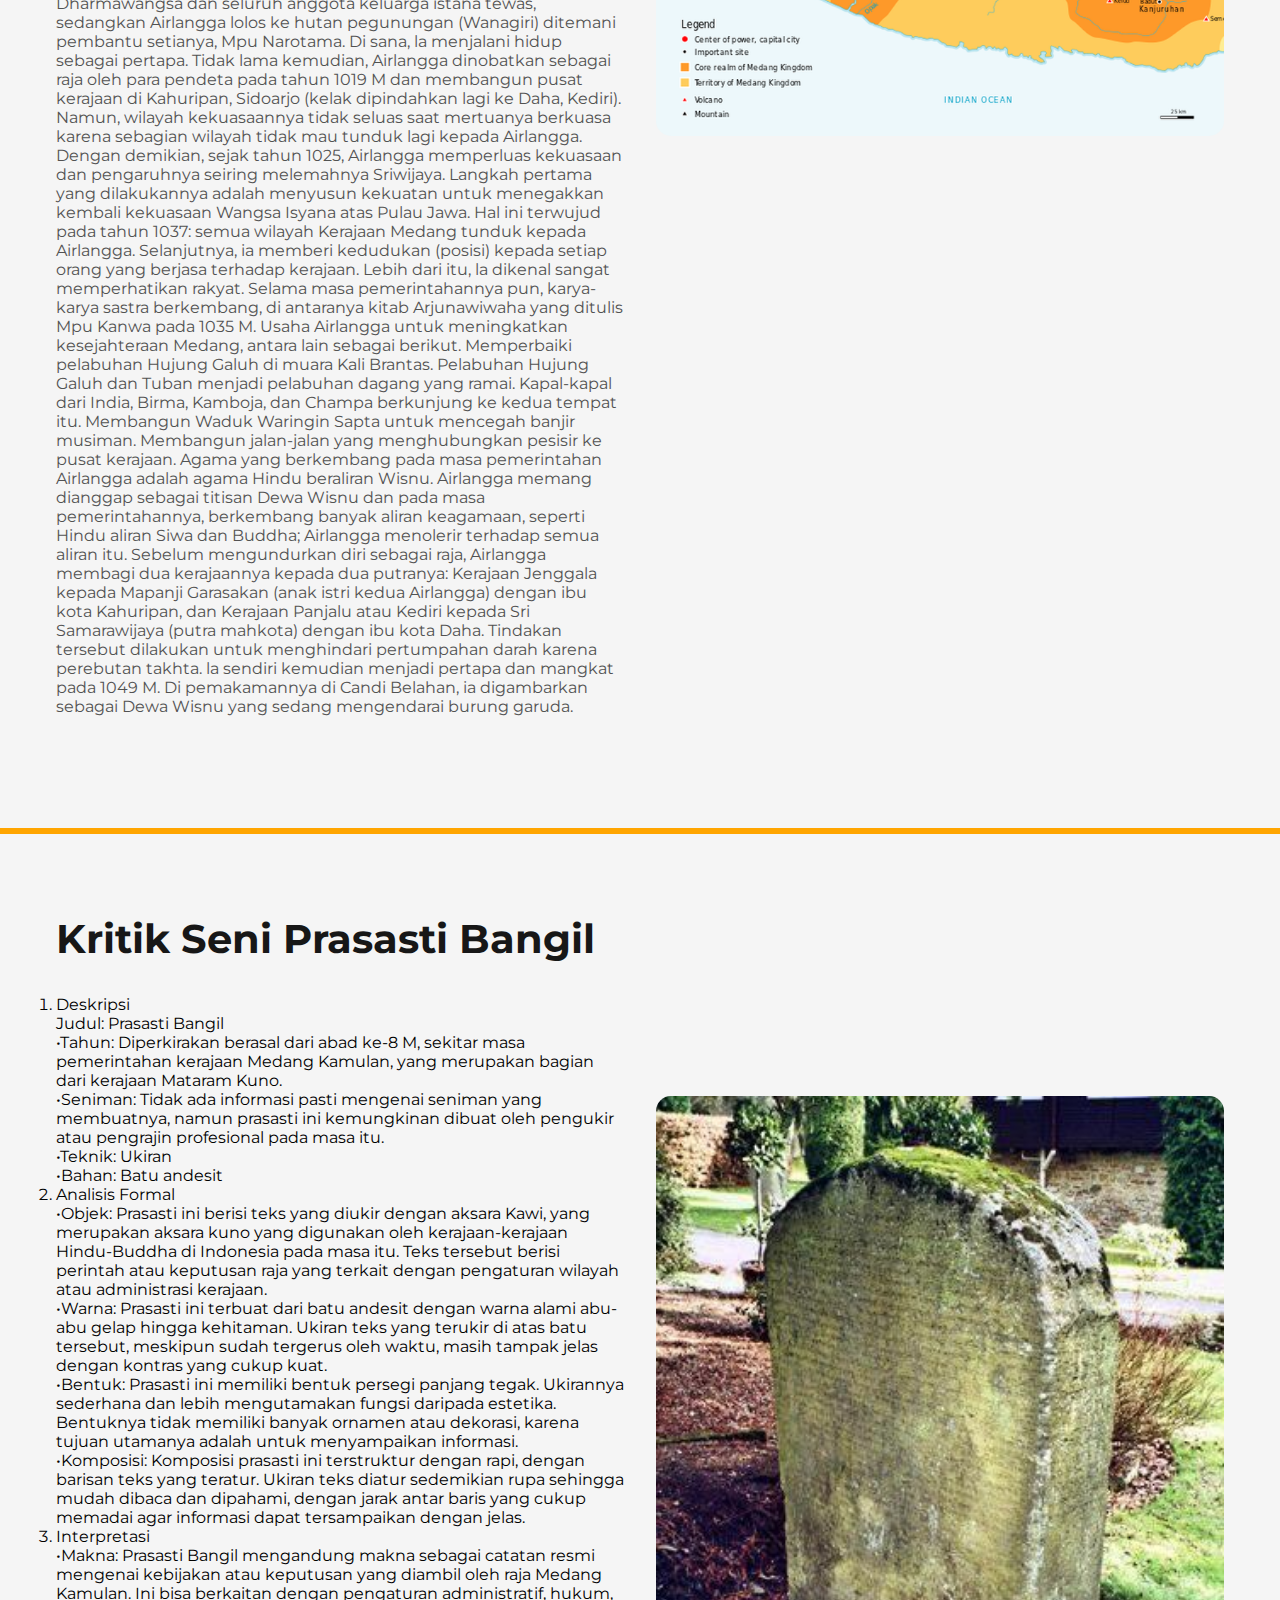
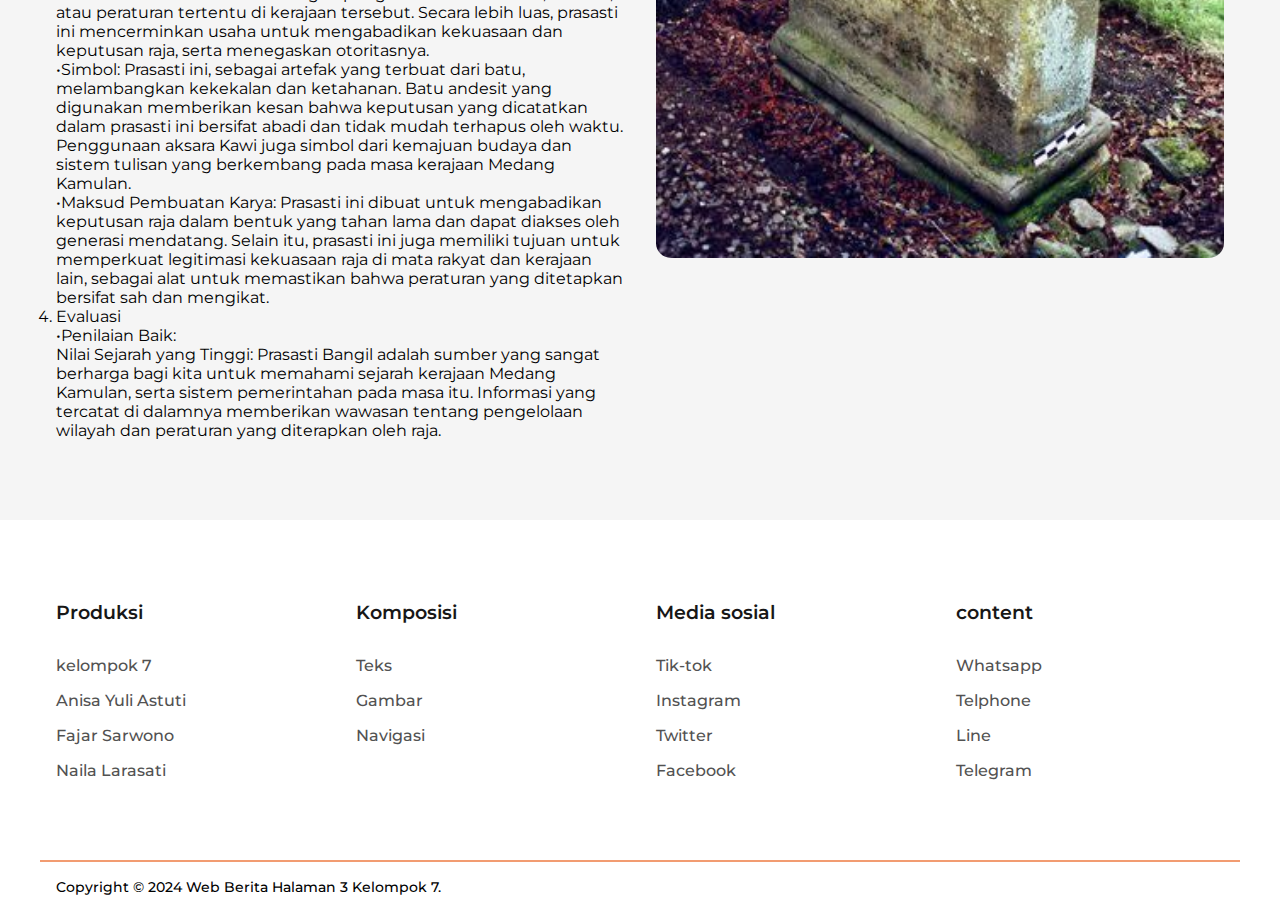
<file: Halaman_2.html>
<!DOCTYPE html>
<html lang="en">
<head>
  <meta charset="UTF-8">
  <meta name="viewport" content="width=device-width, initial-scale=1.0">
  <meta http-equiv="X-UA-Compatible" content="ie=edge">
  <title>Kerajaan Medang Kamulan</title>
  <style>
    @import url("https://fonts.googleapis.com/css2?family=Montserrat:wght@400;500;600;700&display=swap");

:root {
  --primary-color: #dc775e;
  --primary-color-dark: #bb654f;
  --text-dark: #171717;
  --text-light: #525252;
  --extra-light: #f5f5f5;
  --white: #ffffff;
  --max-width: 1200px;
}

* {
  margin: 0;
  padding: 0;
  box-sizing: border-box;
}

.section__container {
  max-width: var(--max-width);
  margin: auto;
  padding: 5rem 1rem;
}

.section__header {
  margin-bottom: 1rem;
  font-size: 2.5rem;
  font-weight: 500;
  color: var(--text-dark);
}

.section__description {
  margin-bottom: 2rem;
  color: var(--text-light);
}

.btn {
  padding: 0.75rem 2rem;
  font-size: 1rem;
  color: var(--white);
  white-space: nowrap;
  background: var(--primary-color);
  outline: none;
  border: none;
  cursor: pointer;
  box-shadow: 5px 5px 20px rgba(0, 0, 0, 0.1);
  transition: 0.3s;
}

.btn:hover {
  background: var(--primary-color-dark);
  box-shadow: 5px 5xp 20px rgba(0, 0, 0, 0.2);
}

img {
  width: 100%;
  display: flex;
  border-radius: 15px;
}

a {
  text-decoration: none;
}

html,
body {
  scroll-behavior: smooth;
}

body {
  font-family: "Montserrat", sans-serif;
}

nav {
  position: fixed;
  isolation: isolate;
  top: 0;
  width: 100%;
  max-width: var(--max-width);
  margin: auto;
  z-index: 9;
  box-shadow: 0 0 10px rgba(0, 0, 0, 0.2);
}

.nav__bar {
  padding: 1rem;
  display: flex;
  align-items: center;
  justify-content: space-between;
  gap: 2rem;
  background-color: var(--extra-light);
}

.nav__bar a {
  font-size: 1.2rem;
  font-weight: 600;
  color: var(--text-dark);
}

.nav__menu__btn {
  font-size: 1.5rem;
  color: var(--text-dark);
  cursor: pointer;
}

.nav__links {
  list-style: none;
  position: absolute;
  width: 100%;
  padding: 2rem;
  display: flex;
  flex-direction: column;
  align-items: center;
  gap: 2rem;
  background-color: var(--text-light);
  transform: translateY(-100%);
  transition: 0.5s;
  z-index: -1;
}

.nav__links.open {
  transform: translateY(0);
}

.nav__links a {
  font-weight: 500;
  color: var(--white);
  transition: 0.3s;
}

.nav__links a:hover {
  color: var(--primary-color);
}

.header__container {
  padding-top: 8rem;
  display: grid;
  gap: 2rem;
  text-align:justify;
}

.header__content h1 {
  margin-bottom: 1rem;
  font-size: 3rem;
  color: #e8450694;
  font-weight: 500;
  line-height: 2.5rem;
}

.header__content h1 span {
  font-size: 6rem;
  line-height: 6rem;
}

.header__image img {
  filter: drop-shadow(10px 10px 20px rgba(0, 0, 0, 0.2));
  -webkit-filter: drop-shadow(10px 10px 20px rgba(0, 0, 0, 0.2));
  animation: header 5s infinite;
}

@keyframes header {
  0%,
  100% {
    transform: translateY(0);
  }
  25% {
    transform: translateY(-20px);
  }
  75% {
    transform: translateY(20px);
  }
}

.about {
  background-color: var(--extra-light);
}

.about__container {
  display: grid;
  gap: 2rem;
  text-align: center;
}




.article {
  background-color: #fdfcfc94;
}

.article__grid {
  margin-top: 4rem;
  display: flex;
  gap: 4rem 1rem;
  text-align: center;
}

.article__card img {
  max-width: 500px;
  margin-top: 1%;
  box-shadow: 5px 5px 20px rgba(0, 0, 0, 0.2);
}

.article__card h4 {
  margin-bottom: 1rem;
  text-align:center;
  font-size: 1.5rem;
  font-weight: 500;
  color: var(--text-dark);
}

.article__card p {
  margin-bottom: 2rem;
  color: var(--text-light);
}

.article__card a {
  color: var(--primary-color);
  text-decoration: underline;
  transition: 0.3s;
}

.article__card a:hover {
  color: var(--primary-color-dark);
}




.banner {
  background-color: var(--extra-light);
}

.banner__container {
  display: grid;
  gap: 2rem;
}

.banner__card {
  display: flex;
  align-items: rights;
  text-align: center;
  gap: 1rem;
}

.banner__card img {
  max-width: 70px;
  text-align:center;
}

.banner__card h4 {
  margin-bottom: 1rem;
  font-size: 1.5rem;
  font-weight: 600;
  color: var(--text-dark);
}

.footer__container {
  display: grid;
  gap: 2rem;
}

.footer__col h4 {
  margin-bottom: 2rem;
  font-size: 1.2rem;
  font-weight: 600;
  color: var(--text-dark);
}

.footer__links {
  list-style: none;
  display: grid;
  gap: 1rem;
}

.footer__links a {
  font-weight: 500;
  color: var(--text-light);
  transition: 0.3s;
}

.footer__links a:hover {
  color: var(--primary-color);
}

.footer__bar {
  max-width: var(--max-width);
  margin: auto;
  padding: 1rem;
  display: flex;
  flex-direction: column;
  align-items: center;
  justify-content: space-between;
  gap: 2rem;
  border-top: 2px solid #e8550a94;
}

.footer__bar p {
  font-size: 0.9rem;
  font-weight: 500;
  color: black;
  text-align:center;
}

.footer__socials {
  display: flex;
  align-items: center;
  gap: 1rem;
}

.footer__socials a {
  font-size: 1.2rem;
  color: var(--text-light);
  transition: 0.3s;
}

.footer__socials a:hover {
  color: var(--primary-color);
}

@media (width > 576px) {
  

  .article__grid {
    grid-template-columns: repeat(2, 1fr);
  }

  .banner__card {
    justify-content: flex-start;
  }

  .banner__container {
    grid-template-columns: repeat(2, 1fr);
  }

  .footer__container {
    grid-template-columns: repeat(2, 1fr);
  }
}

@media (width > 768px) {
  nav {
    padding: 2rem 1rem;
    position: static;
    display: flex;
    align-items: center;
    justify-content: space-between;
    box-shadow: none;
  }

  .nav__bar {
    padding: 0;
    background-color: transparent;
  }

  .nav__menu__btn {
    display: none;
  }

  .nav__links {
    padding: 0;
    width: unset;
    position: static;
    transform: none;
    flex-direction: row;
    background-color: transparent;
  }

  .nav__links a {
    color: var(--text-dark);
  }

  .header__container {
    padding-top: 5rem;
    align-items: center;
    grid-template-columns: 1fr 2fr;
    text-align: left;
  }

  .header__image {
    grid-area: 1/2/2/3;
  }

  .about__container {
    grid-template-columns: repeat(2, 1fr);
    align-items: center;
    text-align: left;
  }

  .about__image {
    grid-area: 1/2/2/3;
  }



  .footer__container {
    grid-template-columns: repeat(4, 1fr);
  }

  .footer__bar {
    flex-direction: row;
  }
}
  </style>
</head>
<body>
    <!--Bagian navigasi-->
    <nav>
      <div class="nav__bar">
        <a href="#">Sejarah</a>
        <div class="nav__menu__btn" id="menu-btn">
          <i class="ri-menu-3-line"></i>
        </div>
      </div>
      <ul class="nav__links" id="nav-links">
       <li><a href="Web berita.html">Beranda</a></li>
        <li><a href="#home">Home</a></li>
        <li><a href="#about">Sejarah/Kritik</a></li>
      </ul>
    </nav>
      <!--Bagian header-->
    <header class="section__container header__container" id="home">
      <div class="header__image">
        <img src="Gambar web/Gambar-2.jpg" alt="header" />
      </div>
      <div class="header__content">
        <h1>Kerajaan<br /><span><b>Medang Kamulan</b></span></h1>
        <p class="section__description">
           Sumber sejarah tentang kerajaan ini adalah Prasasti Paradah (943 M) dan Prasasti Anjukladang (973 M). Keduanya menyebutkan nama ibu kota Kerajaan Medang, yakni Watugaluh, sekarang sebuah desa di dekat Jombang di tepi aliran Sungai Brantas. 
        </p>
        <div class="header__btn">
          <button class="btn">Baca dengan baik</button>
        </div>
      </div>
    </header>
      <!--Bagian section berisi cerita Sejarah-->
    <section class="about" id="about">
      <div class="section__container about__container">
        <div class="about__image">
          <img src="Gambar web/611285c473fff.png" alt="about" />
        </div>
        <div class="about__content">
          <h2 class="section__header"><b>Sejarah kerajaan Medang kamulan</b></h2>
          <p class="section__description">
  Kerajaan bercorak Hindu ini merupakan kelanjutan dari Kerajaan Mataram. Pada abad X, kerajaan ini dipindahkan oleh Sri Maharaja Rakai Hino Sri Isana Wikramadharmottunggadewa alias Mpu Sindok ke Jawa Timur; karena itu, disebut juga Kerajaan Medang periode Jawa Timur.

Mpu Sindok adalah menantu Raja Wawa, yang pada masa pemerintahan Raja Tulodhong dan Raja Wawa menjabat sebagai mahamantri (jabatan tingkat tinggi yang biasanya hanya diisi putra mahkota). la naik takhta pada tahun 929 M dan dianggap sebagai pendiri dinasti baru bernama Dinasti Isana, mengikuti nama raja pertamanya.

Menurut para ahli, pemindahan Kerajaan Mataram (Medang) ke Jawa Timur disebabkan terjadinya letusan Gunung Merapi yang disertai gempa bumi dan hujan material vulkanik yang memorak-porandakan sebagian besar wilayah Jawa Tengah. Faktor lain adalah adanya konflik perebutan takhta di dalam istana. Adanya konflik semacam ini ditunjukkan dalam Prasasti Wanua Tengah III.
 Kondisi sosial-politik kerajaan,
Mpu Sindok memerintah bersama-sama dengan permaisurinya. Beberapa prasasti lainnya menyebutkan pada masa pemerintahannya negara aman dan tenteram. Meskipun menganut Hindu aliran Siwa, ia tetap menaruh toleransi yang besar terhadap agama lain.

Misalnya, ia menganugerahkan Desa Wanjang sebagai hadiah kepada seorang pujangga bernama Sri Sambhara Suryawarana, yang telah berjasa menulis kitab Buddha aliran Tantrayana berjudul Sang Hyang Kamahayanikan. Dengan demikian, Mpu Sindok memfasilitasi perkembangan agama Buddha Tantrayana, yaitu sinkretisme (percampuran) antara ajaran Buddha dan agama Hindu aliran Siwa.

Penguasa Medang setelah Mpu Sindok adalah (berturut- turut): Sri Isyanatunggawijaya, Sri Makutawangsawardhana, Dharmawangsa (punya saudari bernama Mahendradatta), dan Airlangga. Dharmawangsa pernah menyerang Sriwijaya pada tahun 990 M dan menguasai pesisir pantai Sriwijaya sehingga hubungan Sriwijaya dengan dunia luar terputus.

Pada tahun 1016 M, kerajaan ini mengalami pralaya atau malapetaka. Ketika pesta pernikahan antara putri Dharmawangsa dan Airlangga (hasil pernikahan Mahendradatta dengan Raja Udayana dari Bali) sedang berlangsung, tiba-tiba Kota Watan
          </p>
          <p class="section__description">
            diserbu Raja Wurawari yang berasal dari Lwaram (sekarang Desa Ngloram. Cepu, Bloral, sekutu Kerajaan Sriwijaya. Dalam serangan itu, Dharmawangsa dan seluruh anggota keluarga istana tewas, sedangkan Airlangga lolos ke hutan pegunungan (Wanagiri) ditemani pembantu setianya, Mpu Narotama. Di sana, la menjalani hidup sebagai pertapa.

Tidak lama kemudian, Airlangga dinobatkan sebagai raja oleh para pendeta pada tahun 1019 M dan membangun pusat kerajaan di Kahuripan, Sidoarjo (kelak dipindahkan lagi ke Daha, Kediri). Namun, wilayah kekuasaannya tidak seluas saat mertuanya berkuasa karena sebagian wilayah tidak mau tunduk lagi kepada Airlangga. Dengan demikian, sejak tahun 1025, Airlangga memperluas kekuasaan dan pengaruhnya seiring melemahnya Sriwijaya. Langkah pertama yang dilakukannya adalah menyusun kekuatan untuk menegakkan kembali kekuasaan Wangsa Isyana atas Pulau Jawa. Hal ini terwujud pada tahun 1037: semua wilayah Kerajaan Medang tunduk kepada Airlangga. Selanjutnya, ia memberi kedudukan (posisi) kepada setiap orang yang berjasa terhadap kerajaan. Lebih dari itu, la dikenal sangat memperhatikan rakyat. Selama masa pemerintahannya pun, karya-karya sastra berkembang, di antaranya kitab Arjunawiwaha yang ditulis Mpu Kanwa pada

1035 M.





Usaha Airlangga untuk meningkatkan kesejahteraan Medang, antara lain sebagai berikut.

Memperbaiki pelabuhan Hujung Galuh di muara Kali

Brantas. Pelabuhan Hujung Galuh dan Tuban menjadi

pelabuhan dagang yang ramai. Kapal-kapal dari India, Birma, Kamboja, dan Champa berkunjung ke kedua tempat itu.

Membangun Waduk Waringin Sapta untuk mencegah banjir musiman.

Membangun jalan-jalan yang menghubungkan pesisir ke pusat kerajaan.

Agama yang berkembang pada masa pemerintahan Airlangga adalah agama Hindu beraliran Wisnu. Airlangga memang dianggap sebagai titisan Dewa Wisnu dan pada masa pemerintahannya, berkembang banyak aliran keagamaan, seperti Hindu aliran Siwa dan Buddha; Airlangga menolerir terhadap semua aliran itu.

Sebelum mengundurkan diri sebagai raja, Airlangga membagi dua kerajaannya kepada dua putranya: Kerajaan Jenggala kepada Mapanji Garasakan (anak istri kedua Airlangga) dengan ibu kota Kahuripan, dan Kerajaan Panjalu atau Kediri kepada Sri Samarawijaya (putra mahkota) dengan ibu kota Daha. Tindakan tersebut dilakukan untuk menghindari pertumpahan darah karena perebutan takhta. la sendiri kemudian menjadi pertapa dan mangkat pada 1049 M. Di pemakamannya di Candi Belahan, ia digambarkan sebagai Dewa Wisnu yang sedang mengendarai burung garuda.
            
          </p>

    </section>
      <!--Bagian section kritik karya seni-->
         <hr  color="orange">
        <hr  color="orange">
        <hr  color="orange">
       <section class="about" id="about">
      <div class="section__container about__container">
        <div class="about__image">
          <img src="Gambar web/EowJtydUYAAgoZZ.jpg" alt="about" />
        </div>
        <div class="about__content">
          <h2 class="section__header"><b>Kritik Seni Prasasti Bangil</b></h2>
          <p class="section__description">
            <ol>
 <li> Deskripsi</li>

Judul: Prasasti Bangil<br>

•Tahun: Diperkirakan berasal dari abad ke-8 M, sekitar masa pemerintahan kerajaan Medang Kamulan, yang merupakan bagian dari kerajaan Mataram Kuno.<br>

•Seniman: Tidak ada informasi pasti mengenai seniman yang membuatnya, namun prasasti ini kemungkinan dibuat oleh pengukir atau pengrajin profesional pada masa itu.<br>

•Teknik: Ukiran<br>

•Bahan: Batu andesit<br>




<li> Analisis Formal</li>

•Objek: Prasasti ini berisi teks yang diukir dengan aksara Kawi, yang merupakan aksara kuno yang digunakan oleh kerajaan-kerajaan Hindu-Buddha di Indonesia pada masa itu. Teks tersebut berisi perintah atau keputusan raja yang terkait dengan pengaturan wilayah atau administrasi kerajaan.<br>

•Warna: Prasasti ini terbuat dari batu andesit dengan warna alami abu-abu gelap hingga kehitaman. Ukiran teks yang terukir di atas batu tersebut, meskipun sudah tergerus oleh waktu, masih tampak jelas dengan kontras yang cukup kuat.<br>

•Bentuk: Prasasti ini memiliki bentuk persegi panjang tegak. Ukirannya sederhana dan lebih mengutamakan fungsi daripada estetika. Bentuknya tidak memiliki banyak ornamen atau dekorasi, karena tujuan utamanya adalah untuk menyampaikan informasi.<br>

•Komposisi: Komposisi prasasti ini terstruktur dengan rapi, dengan barisan teks yang teratur. Ukiran teks diatur sedemikian rupa sehingga mudah dibaca dan dipahami, dengan jarak antar baris yang cukup memadai agar informasi dapat tersampaikan dengan jelas.<br>


<li>Interpretasi</li>

•Makna: Prasasti Bangil mengandung makna sebagai catatan resmi mengenai kebijakan atau keputusan yang diambil oleh raja Medang Kamulan. Ini bisa berkaitan dengan pengaturan administratif, hukum, atau peraturan tertentu di kerajaan tersebut. Secara lebih luas, prasasti ini mencerminkan usaha untuk mengabadikan kekuasaan dan keputusan raja, serta menegaskan otoritasnya.<br>

•Simbol: Prasasti ini, sebagai artefak yang terbuat dari batu, melambangkan kekekalan dan ketahanan. Batu andesit yang digunakan memberikan kesan bahwa keputusan yang dicatatkan dalam prasasti ini bersifat abadi dan tidak mudah terhapus oleh waktu. Penggunaan aksara Kawi juga simbol dari kemajuan budaya dan sistem tulisan yang berkembang pada masa kerajaan Medang Kamulan.
<br>
•Maksud Pembuatan Karya: Prasasti ini dibuat untuk mengabadikan keputusan raja dalam bentuk yang tahan lama dan dapat diakses oleh generasi mendatang. Selain itu, prasasti ini juga memiliki tujuan untuk memperkuat legitimasi kekuasaan raja di mata rakyat dan kerajaan lain, sebagai alat untuk memastikan bahwa peraturan yang ditetapkan bersifat sah dan mengikat.<br>


<li> Evaluasi</li>

•Penilaian Baik:<br>

Nilai Sejarah yang Tinggi: Prasasti Bangil adalah sumber yang sangat berharga bagi kita untuk memahami sejarah kerajaan Medang Kamulan, serta sistem pemerintahan pada masa itu. Informasi yang tercatat di dalamnya memberikan wawasan tentang pengelolaan wilayah dan peraturan yang diterapkan oleh raja.
            </ol>
          </p>

          </p>

    </section>
      <!--Bagian footer-->
    <footer>
      <div class="section__container footer__container">
        <div class="footer__col">
          <h4>Produksi</h4>
          <ul class="footer__links">
            <li><a href="#">kelompok 7</a></li>
            <li><a href="#">Anisa Yuli Astuti</a></li>
            <li><a href="#">Fajar Sarwono</a></li>
            <li><a href="#">Naila Larasati</a></li>
          </ul>
        </div>
        <div class="footer__col">
          <h4>Komposisi</h4>
          <ul class="footer__links">
            <li><a href="#">Teks</a></li>
            <li><a href="#">Gambar</a></li>
            <li><a href="#">Navigasi</a></li>
      
          </ul>
        </div>
        <div class="footer__col">
          <h4>Media sosial</h4>
          <ul class="footer__links">
            <li><a href="#">Tik-tok</a></li>
            <li><a href="#">Instagram</a></li>
            <li><a href="#">Twitter</a></li>
            <li><a href="#">Facebook</a></li>
          </ul>
        </div>
        <div class="footer__col">
          <h4>content</h4>
          <ul class="footer__links">
            <li><a href="#">Whatsapp</a></li>
            <li><a href="#">Telphone</a></li>
            <li><a href="#">Line</a></li>
            <li><a href="#">Telegram</a></li>
          </ul>
        </div>
      </div>
      <div class="footer__bar">
        <p>Copyright © 2024 Web Berita Halaman 3 Kelompok 7.</p>

      </div>
    </footer>
</body>
</html>
</file>
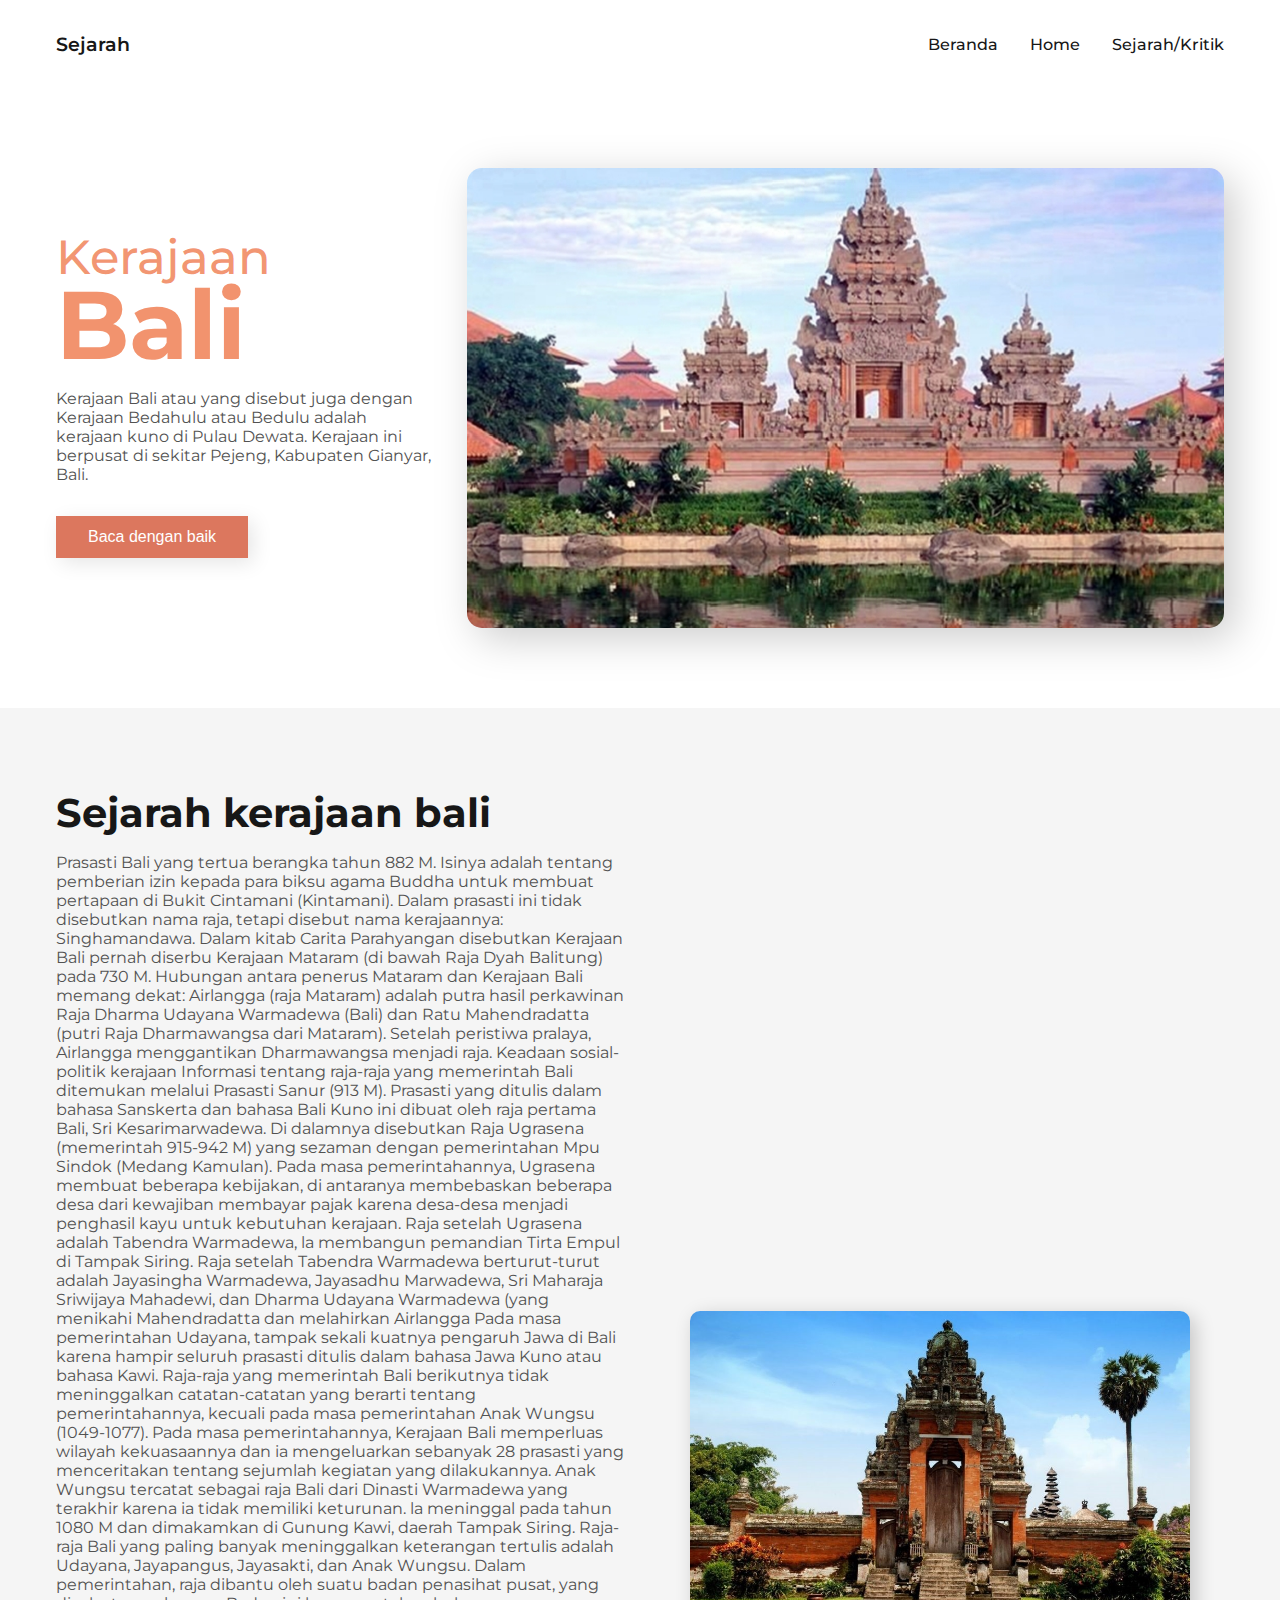
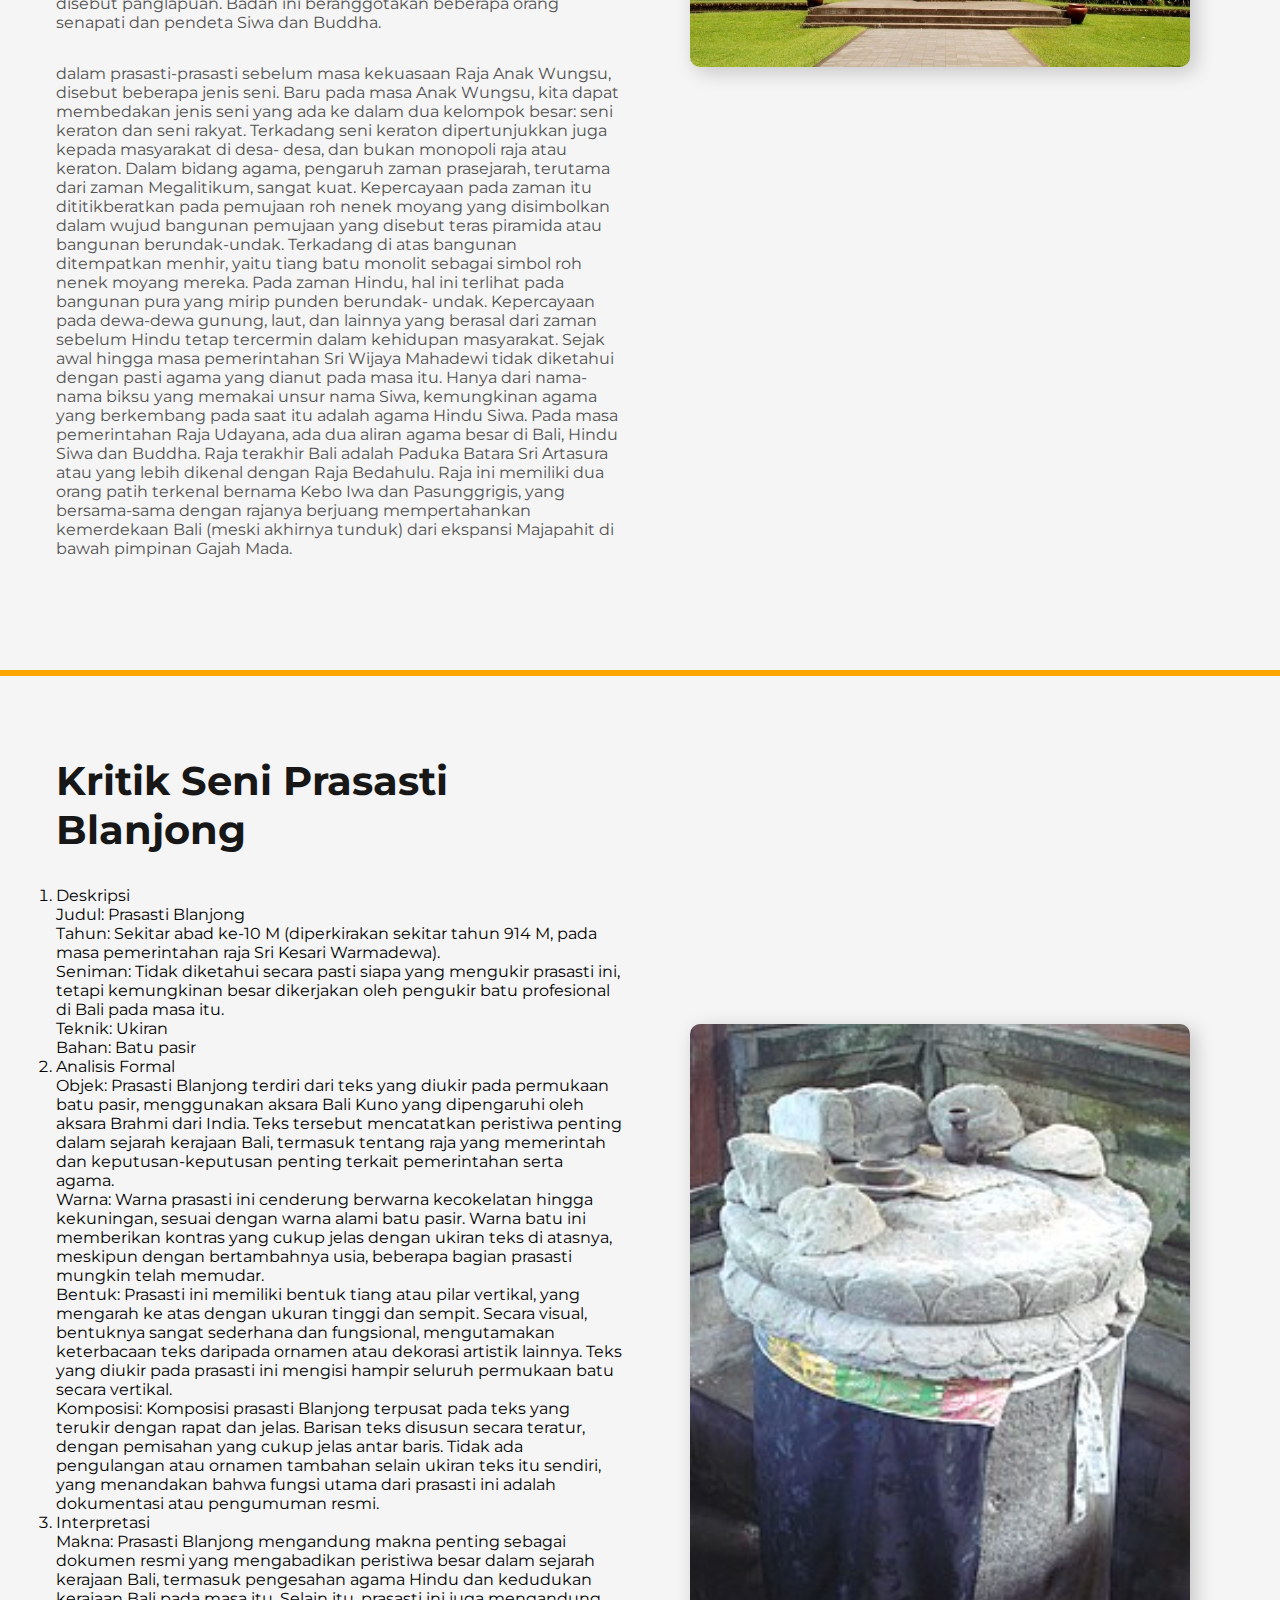
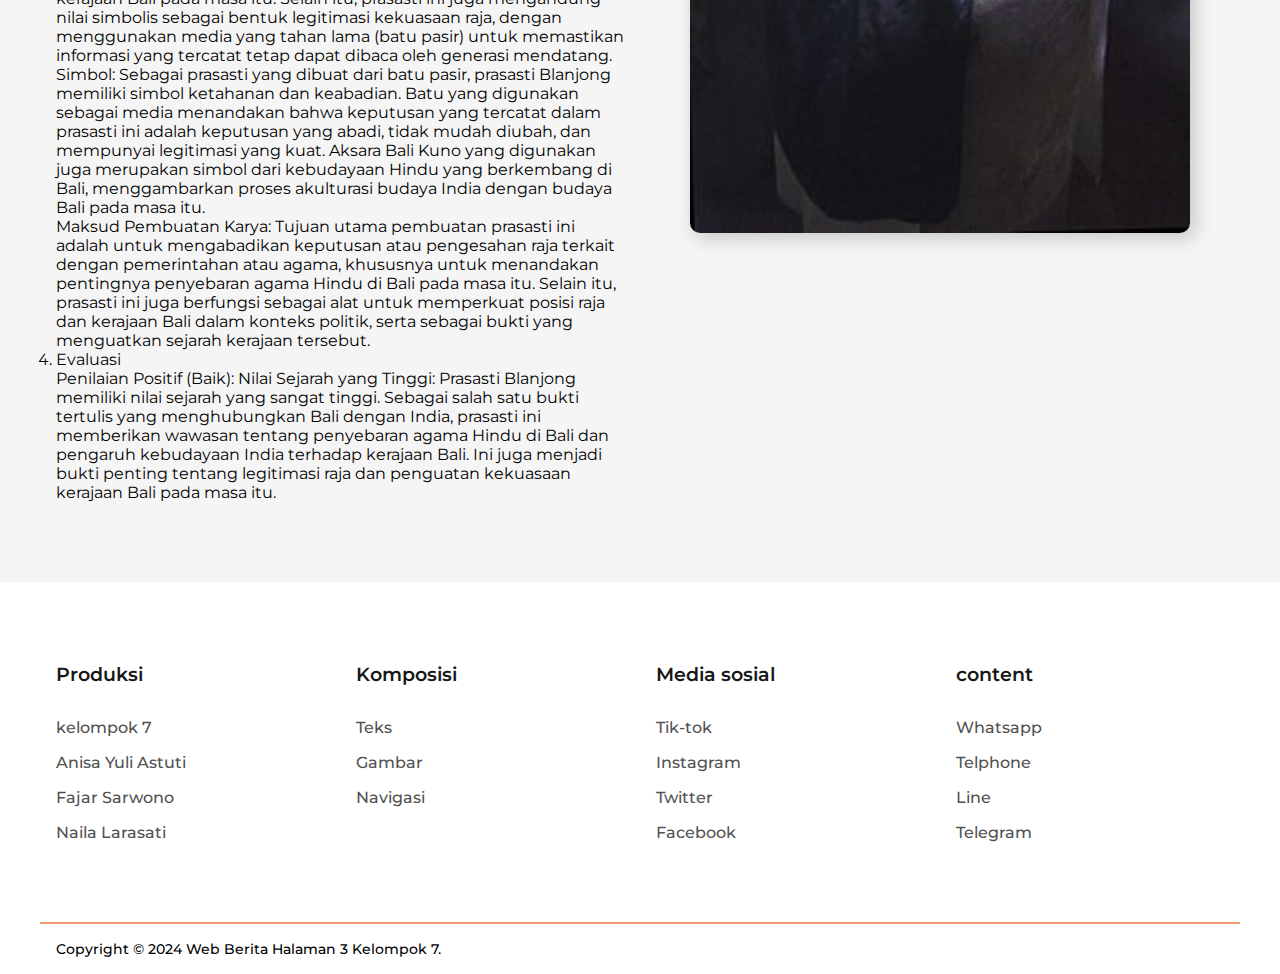
<file: Halaman_5.html>
<!DOCTYPE html>
<html lang="en">
<head>
  <meta charset="UTF-8">
  <meta name="viewport" content="width=device-width, initial-scale=1.0">
  <meta http-equiv="X-UA-Compatible" content="ie=edge">
  <title>Kerajaan bali</title>
  <style>
    @import url("https://fonts.googleapis.com/css2?family=Montserrat:wght@400;500;600;700&display=swap");

:root {
  --primary-color: #dc775e;
  --primary-color-dark: #bb654f;
  --text-dark: #171717;
  --text-light: #525252;
  --extra-light: #f5f5f5;
  --white: #ffffff;
  --max-width: 1200px;
}

* {
  margin: 0;
  padding: 0;
  box-sizing: border-box;
}

.section__container {
  max-width: var(--max-width);
  margin: auto;
  padding: 5rem 1rem;
}

.section__header {
  margin-bottom: 1rem;
  font-size: 2.5rem;
  font-weight: 500;
  color: var(--text-dark);
}

.section__description {
  margin-bottom: 2rem;
  color: var(--text-light);
}

.btn {
  padding: 0.75rem 2rem;
  font-size: 1rem;
  color: var(--white);
  white-space: nowrap;
  background: var(--primary-color);
  outline: none;
  border: none;
  cursor: pointer;
  box-shadow: 5px 5px 20px rgba(0, 0, 0, 0.1);
  transition: 0.3s;
}

.btn:hover {
  background: var(--primary-color-dark);
  box-shadow: 5px 5xp 20px rgba(0, 0, 0, 0.2);
}

img {
  width: 100%;
  display: flex;
  border-radius: 15px;
}

a {
  text-decoration: none;
}

html,
body {
  scroll-behavior: smooth;
}

body {
  font-family: "Montserrat", sans-serif;
}

nav {
  position: fixed;
  isolation: isolate;
  top: 0;
  width: 100%;
  max-width: var(--max-width);
  margin: auto;
  z-index: 9;
  box-shadow: 0 0 10px rgba(0, 0, 0, 0.2);
}

.nav__bar {
  padding: 1rem;
  display: flex;
  align-items: center;
  justify-content: space-between;
  gap: 2rem;
  background-color: var(--extra-light);
}

.nav__bar a {
  font-size: 1.2rem;
  font-weight: 600;
  color: var(--text-dark);
}

.nav__menu__btn {
  font-size: 1.5rem;
  color: var(--text-dark);
  cursor: pointer;
}

.nav__links {
  list-style: none;
  position: absolute;
  width: 100%;
  padding: 2rem;
  display: flex;
  flex-direction: column;
  align-items: center;
  gap: 2rem;
  background-color: var(--text-light);
  transform: translateY(-100%);
  transition: 0.5s;
  z-index: -1;
}

.nav__links.open {
  transform: translateY(0);
}

.nav__links a {
  font-weight: 500;
  color: var(--white);
  transition: 0.3s;
}

.nav__links a:hover {
  color: var(--primary-color);
}

.header__container {
  padding-top: 8rem;
  display: grid;
  gap: 2rem;
  text-align:justify;
}

.header__content h1 {
  margin-bottom: 1rem;
  font-size: 3rem;
  color: #e8450694;
  font-weight: 500;
  line-height: 2.5rem;
}

.header__content h1 span {
  font-size: 6rem;
  line-height: 6rem;
}

.header__image img {
  filter: drop-shadow(10px 10px 20px rgba(0, 0, 0, 0.2));
  -webkit-filter: drop-shadow(10px 10px 20px rgba(0, 0, 0, 0.2));
  animation: header 5s infinite;
}

@keyframes header {
  0%,
  100% {
    transform: translateY(0);
  }
  25% {
    transform: translateY(-20px);
  }
  75% {
    transform: translateY(20px);
  }
}

.about {
  background-color: var(--extra-light);
}

.about__container {
  display: grid;
  gap: 2rem;
  text-align: center;
}

.about__image img {
  max-width: 500px;
  margin: auto;
  box-shadow: 5px 5px 20px rgba(0, 0, 0, 0.2);
  border-radius: 10px;
  animation: header 5s infinite;
}


.article {
  background-color: #fdfcfc94;
}

.article__grid {
  margin-top: 4rem;
  display: grid;
  gap: 4rem 1rem;
  text-align: center;
}

.article__card img {
  max-width: 500px;
  text-align: center;
  margin-inline: auto;
  margin-bottom: 1rem;
  box-shadow: 5px 5px 20px rgba(0, 0, 0, 0.2);
}

.article__card h4 {
  margin-bottom: 1rem;
  text-align:center;
  font-size: 1.5rem;
  font-weight: 500;
  color: var(--text-dark);
}

.article__card p {
  margin-bottom: 2rem;
  color: var(--text-light);
}

.article__card a {
  color: var(--primary-color);
  text-decoration: underline;
  transition: 0.3s;
}

.article__card a:hover {
  color: var(--primary-color-dark);
}




.banner {
  background-color: var(--extra-light);
}

.banner__container {
  display: grid;
  gap: 2rem;
}

.banner__card {
  display: flex;
  align-items: rights;
  text-align: center;
  gap: 1rem;
}

.banner__card img {
  max-width: 70px;
  text-align:center;
}

.banner__card h4 {
  margin-bottom: 1rem;
  font-size: 1.5rem;
  font-weight: 600;
  color: var(--text-dark);
}

.footer__container {
  display: grid;
  gap: 2rem;
}

.footer__col h4 {
  margin-bottom: 2rem;
  font-size: 1.2rem;
  font-weight: 600;
  color: var(--text-dark);
}

.footer__links {
  list-style: none;
  display: grid;
  gap: 1rem;
}

.footer__links a {
  font-weight: 500;
  color: var(--text-light);
  transition: 0.3s;
}

.footer__links a:hover {
  color: var(--primary-color);
}

.footer__bar {
  max-width: var(--max-width);
  margin: auto;
  padding: 1rem;
  display: flex;
  flex-direction: column;
  align-items: center;
  justify-content: space-between;
  gap: 2rem;
  border-top: 2px solid #e8550a94;
}

.footer__bar p {
  font-size: 0.9rem;
  font-weight: 500;
  color: black;
  text-align:center;
}

.footer__socials {
  display: flex;
  align-items: center;
  gap: 1rem;
}

.footer__socials a {
  font-size: 1.2rem;
  color: var(--text-light);
  transition: 0.3s;
}

.footer__socials a:hover {
  color: var(--primary-color);
}

@media (width > 576px) {


  .article__grid {
    grid-template-columns: repeat(2, 1fr);
  }

  .banner__card {
    justify-content: flex-start;
  }

  .banner__container {
    grid-template-columns: repeat(2, 1fr);
  }

  .footer__container {
    grid-template-columns: repeat(2, 1fr);
  }
}

@media (width > 768px) {
  nav {
    padding: 2rem 1rem;
    position: static;
    display: flex;
    align-items: center;
    justify-content: space-between;
    box-shadow: none;
  }

  .nav__bar {
    padding: 0;
    background-color: transparent;
  }

  .nav__menu__btn {
    display: none;
  }

  .nav__links {
    padding: 0;
    width: unset;
    position: static;
    transform: none;
    flex-direction: row;
    background-color: transparent;
  }

  .nav__links a {
    color: var(--text-dark);
  }

  .header__container {
    padding-top: 5rem;
    align-items: center;
    grid-template-columns: 1fr 2fr;
    text-align: left;
  }

  .header__image {
    grid-area: 1/2/2/3;
  }

  .about__container {
    grid-template-columns: repeat(2, 1fr);
    align-items: center;
    text-align: left;
  }

  .about__image {
    grid-area: 1/2/2/3;
  }



  .footer__container {
    grid-template-columns: repeat(4, 1fr);
  }

  .footer__bar {
    flex-direction: row;
  }
}
  </style>
</head>
<body>
        <!--Bagian Navigasi-->
    <nav>
      <div class="nav__bar">
        <a href="#">Sejarah</a>
        <div class="nav__menu__btn" id="menu-btn">
          <i class="ri-menu-3-line"></i>
        </div>
      </div>
      <ul class="nav__links" id="nav-links">
        <li><a href="Web berita.html">Beranda</a></li>
        <li><a href="#home">Home</a></li>
        <li><a href="#about">Sejarah/Kritik</a></li>

      </ul>
    </nav>
          <!--Bagian header berisi cerita judul dan gambar-->
    <header class="section__container header__container" id="home">
      <div class="header__image">
        <img src="Gambar web/Gambar-5.jpg" alt="header" />
      </div>
      <div class="header__content">
        <h1>Kerajaan<br /><span><b>Bali</b></span></h1>
        <p class="section__description">
          Kerajaan Bali atau yang disebut juga dengan Kerajaan Bedahulu atau Bedulu adalah kerajaan kuno di Pulau Dewata. Kerajaan ini berpusat di sekitar Pejeng, Kabupaten Gianyar, Bali.
        </p>
        <div class="header__btn">
          <button class="btn">Baca dengan baik</button>
        </div>
      </div>
    </header>
          <!--Bagian section berisi cerita sejarah dan gambar-->
    <section class="about" id="about">
      <div class="section__container about__container">
        <div class="about__image">
          <img src="Gambar web/Kintamani.id-1.jpg" alt="about" />
        </div>
        <div class="about__content">
          <h2 class="section__header"><b>Sejarah kerajaan bali</b></h2>
          <p class="section__description">
  Prasasti Bali yang tertua berangka tahun 882 M. Isinya adalah tentang pemberian izin kepada para biksu agama Buddha untuk membuat pertapaan di Bukit Cintamani (Kintamani). Dalam prasasti ini tidak disebutkan nama raja, tetapi disebut nama kerajaannya: Singhamandawa. Dalam kitab Carita Parahyangan disebutkan Kerajaan Bali pernah diserbu Kerajaan Mataram (di bawah Raja Dyah Balitung) pada 730 M. Hubungan antara penerus Mataram dan Kerajaan Bali memang dekat: Airlangga (raja Mataram) adalah putra hasil perkawinan Raja Dharma Udayana Warmadewa (Bali) dan Ratu Mahendradatta (putri Raja Dharmawangsa dari Mataram). Setelah peristiwa pralaya, Airlangga menggantikan Dharmawangsa menjadi raja.
Keadaan sosial-politik kerajaan Informasi tentang raja-raja yang memerintah Bali ditemukan melalui Prasasti Sanur (913 M). Prasasti yang ditulis dalam bahasa Sanskerta dan bahasa Bali Kuno ini dibuat oleh raja pertama Bali, Sri Kesarimarwadewa. Di dalamnya disebutkan Raja Ugrasena (memerintah 915-942 M) yang sezaman dengan pemerintahan Mpu Sindok (Medang Kamulan). Pada masa pemerintahannya, Ugrasena membuat beberapa kebijakan, di antaranya membebaskan beberapa desa dari kewajiban membayar pajak karena desa-desa menjadi penghasil kayu untuk kebutuhan kerajaan. Raja setelah Ugrasena adalah Tabendra Warmadewa, la membangun pemandian Tirta Empul di Tampak Siring. Raja setelah Tabendra Warmadewa berturut-turut adalah Jayasingha Warmadewa, Jayasadhu Marwadewa, Sri Maharaja Sriwijaya Mahadewi, dan Dharma Udayana Warmadewa (yang

menikahi Mahendradatta dan melahirkan Airlangga

Pada masa pemerintahan Udayana, tampak sekali kuatnya pengaruh Jawa di Bali karena hampir seluruh prasasti ditulis dalam bahasa Jawa Kuno atau bahasa Kawi.

Raja-raja yang memerintah Bali berikutnya tidak meninggalkan catatan-catatan yang berarti tentang pemerintahannya, kecuali pada masa pemerintahan Anak Wungsu (1049-1077). Pada masa pemerintahannya, Kerajaan Bali memperluas wilayah kekuasaannya dan ia mengeluarkan sebanyak 28 prasasti yang menceritakan tentang sejumlah kegiatan yang dilakukannya. Anak Wungsu tercatat sebagai raja Bali dari Dinasti Warmadewa yang terakhir karena ia tidak memiliki keturunan. la meninggal pada tahun 1080 M dan dimakamkan di Gunung Kawi, daerah Tampak Siring.

Raja-raja Bali yang paling banyak meninggalkan keterangan tertulis adalah Udayana, Jayapangus, Jayasakti, dan Anak Wungsu. Dalam pemerintahan, raja dibantu oleh suatu badan penasihat pusat, yang disebut panglapuan. Badan ini beranggotakan beberapa orang senapati dan pendeta Siwa dan Buddha.

          </p>
          <p class="section__description">
            dalam prasasti-prasasti sebelum masa kekuasaan Raja Anak Wungsu, disebut beberapa jenis seni. Baru pada masa Anak Wungsu, kita dapat membedakan jenis seni yang ada ke dalam dua kelompok besar: seni keraton dan seni rakyat. Terkadang seni keraton dipertunjukkan juga kepada masyarakat di desa- desa, dan bukan monopoli raja atau keraton. Dalam bidang agama, pengaruh zaman prasejarah, terutama

dari zaman Megalitikum, sangat kuat. Kepercayaan pada zaman itu dititikberatkan pada pemujaan roh nenek moyang yang disimbolkan dalam wujud bangunan pemujaan yang disebut teras piramida atau bangunan berundak-undak. Terkadang di atas bangunan ditempatkan menhir, yaitu tiang batu monolit sebagai simbol roh nenek moyang mereka. Pada zaman Hindu, hal ini terlihat pada bangunan pura yang mirip punden berundak- undak. Kepercayaan pada dewa-dewa gunung, laut, dan lainnya yang berasal dari zaman sebelum Hindu tetap tercermin dalam kehidupan masyarakat.

Sejak awal hingga masa pemerintahan Sri Wijaya Mahadewi tidak diketahui dengan pasti agama yang dianut pada masa itu. Hanya dari nama-nama biksu yang memakai unsur nama Siwa, kemungkinan agama yang berkembang pada saat itu adalah agama Hindu Siwa. Pada masa pemerintahan Raja Udayana, ada dua aliran agama besar di Bali, Hindu Siwa dan Buddha.

Raja terakhir Bali adalah Paduka Batara Sri Artasura atau yang lebih dikenal dengan Raja Bedahulu. Raja ini memiliki dua orang patih terkenal bernama Kebo Iwa dan Pasunggrigis, yang bersama-sama dengan rajanya berjuang mempertahankan kemerdekaan Bali (meski akhirnya tunduk) dari ekspansi Majapahit di bawah pimpinan Gajah Mada.
            
          </p>

    </section>
        <hr  color="orange">
        <hr  color="orange">
        <hr  color="orange">
          <!--Bagian section berisi kritik karya seni dan gambar-->
       <section class="about" id="about">
      <div class="section__container about__container">
        <div class="about__image">
          <img src="Gambar web/Pill.jpg" alt="about" />
        </div>
        <div class="about__content">
          <h2 class="section__header"><b>Kritik Seni Prasasti Blanjong</b></h2>
          <p class="section__description">
  <ol>
  <li> Deskripsi</li>
Judul: Prasasti Blanjong<br>

Tahun: Sekitar abad ke-10 M (diperkirakan sekitar tahun 914 M, pada masa pemerintahan raja Sri Kesari Warmadewa).<br>

Seniman: Tidak diketahui secara pasti siapa yang mengukir prasasti ini, tetapi kemungkinan besar dikerjakan oleh pengukir batu profesional di Bali pada masa itu.<br>

Teknik: Ukiran<br>

Bahan: Batu pasir<br>




<li> Analisis Formal</li>

Objek: Prasasti Blanjong terdiri dari teks yang diukir pada permukaan batu pasir, menggunakan aksara Bali Kuno yang dipengaruhi oleh aksara Brahmi dari India. Teks tersebut mencatatkan peristiwa penting dalam sejarah kerajaan Bali, termasuk tentang raja yang memerintah dan keputusan-keputusan penting terkait pemerintahan serta agama.<br>

Warna: Warna prasasti ini cenderung berwarna kecokelatan hingga kekuningan, sesuai dengan warna alami batu pasir. Warna batu ini memberikan kontras yang cukup jelas dengan ukiran teks di atasnya, meskipun dengan bertambahnya usia, beberapa bagian prasasti mungkin telah memudar.<br>

Bentuk: Prasasti ini memiliki bentuk tiang atau pilar vertikal, yang mengarah ke atas dengan ukuran tinggi dan sempit. Secara visual, bentuknya sangat sederhana dan fungsional, mengutamakan keterbacaan teks daripada ornamen atau dekorasi artistik lainnya. Teks yang diukir pada prasasti ini mengisi hampir seluruh permukaan batu secara vertikal.<br>

Komposisi: Komposisi prasasti Blanjong terpusat pada teks yang terukir dengan rapat dan jelas. Barisan teks disusun secara teratur, dengan pemisahan yang cukup jelas antar baris. Tidak ada pengulangan atau ornamen tambahan selain ukiran teks itu sendiri, yang menandakan bahwa fungsi utama dari prasasti ini adalah dokumentasi atau pengumuman resmi.<br>



<li> Interpretasi</li>

Makna: Prasasti Blanjong mengandung makna penting sebagai dokumen resmi yang mengabadikan peristiwa besar dalam sejarah kerajaan Bali, termasuk pengesahan agama Hindu dan kedudukan kerajaan Bali pada masa itu. Selain itu, prasasti ini juga mengandung nilai simbolis sebagai bentuk legitimasi kekuasaan raja, dengan menggunakan media yang tahan lama (batu pasir) untuk memastikan informasi yang tercatat tetap dapat dibaca oleh generasi mendatang.<br>

Simbol: Sebagai prasasti yang dibuat dari batu pasir, prasasti Blanjong memiliki simbol ketahanan dan keabadian. Batu yang digunakan sebagai media menandakan bahwa keputusan yang tercatat dalam prasasti ini adalah keputusan yang abadi, tidak mudah diubah, dan mempunyai legitimasi yang kuat. Aksara Bali Kuno yang digunakan juga merupakan simbol dari kebudayaan Hindu yang berkembang di Bali, menggambarkan proses akulturasi budaya India dengan budaya Bali pada masa itu.<br>

Maksud Pembuatan Karya: Tujuan utama pembuatan prasasti ini adalah untuk mengabadikan keputusan atau pengesahan raja terkait dengan pemerintahan atau agama, khususnya untuk menandakan pentingnya penyebaran agama Hindu di Bali pada masa itu. Selain itu, prasasti ini juga berfungsi sebagai alat untuk memperkuat posisi raja dan kerajaan Bali dalam konteks politik, serta sebagai bukti yang menguatkan sejarah kerajaan tersebut.


<li>Evaluasi</li>

Penilaian Positif (Baik):

Nilai Sejarah yang Tinggi: Prasasti Blanjong memiliki nilai sejarah yang sangat tinggi. Sebagai salah satu bukti tertulis yang menghubungkan Bali dengan India, prasasti ini memberikan wawasan tentang penyebaran agama Hindu di Bali dan pengaruh kebudayaan India terhadap kerajaan Bali. Ini juga menjadi bukti penting tentang legitimasi raja dan penguatan kekuasaan kerajaan Bali pada masa itu. 
    
  </ol>
          </p>

    </section>
          <!--Bagian footer-->
    <footer id="tyui">
      <div class="section__container footer__container">
        <div class="footer__col">
          <h4>Produksi</h4>
          <ul class="footer__links">
            <li><a href="#">kelompok 7</a></li>
            <li><a href="#">Anisa Yuli Astuti</a></li>
            <li><a href="#">Fajar Sarwono</a></li>
            <li><a href="#">Naila Larasati</a></li>
          </ul>
        </div>
        <div class="footer__col">
          <h4>Komposisi</h4>
          <ul class="footer__links">
            <li><a href="#">Teks</a></li>
            <li><a href="#">Gambar</a></li>
            <li><a href="#">Navigasi</a></li>
      
          </ul>
        </div>
        <div class="footer__col">
          <h4>Media sosial</h4>
          <ul class="footer__links">
            <li><a href="#">Tik-tok</a></li>
            <li><a href="#">Instagram</a></li>
            <li><a href="#">Twitter</a></li>
            <li><a href="#">Facebook</a></li>
          </ul>
        </div>
        <div class="footer__col">
          <h4>content</h4>
          <ul class="footer__links">
            <li><a href="#">Whatsapp</a></li>
            <li><a href="#">Telphone</a></li>
            <li><a href="#">Line</a></li>
            <li><a href="#">Telegram</a></li>
          </ul>
        </div>
      </div>
      <div class="footer__bar">
        <p>Copyright © 2024 Web Berita Halaman 3 Kelompok 7.</p>

      </div>
    </footer>
</body>
</html>
</file>
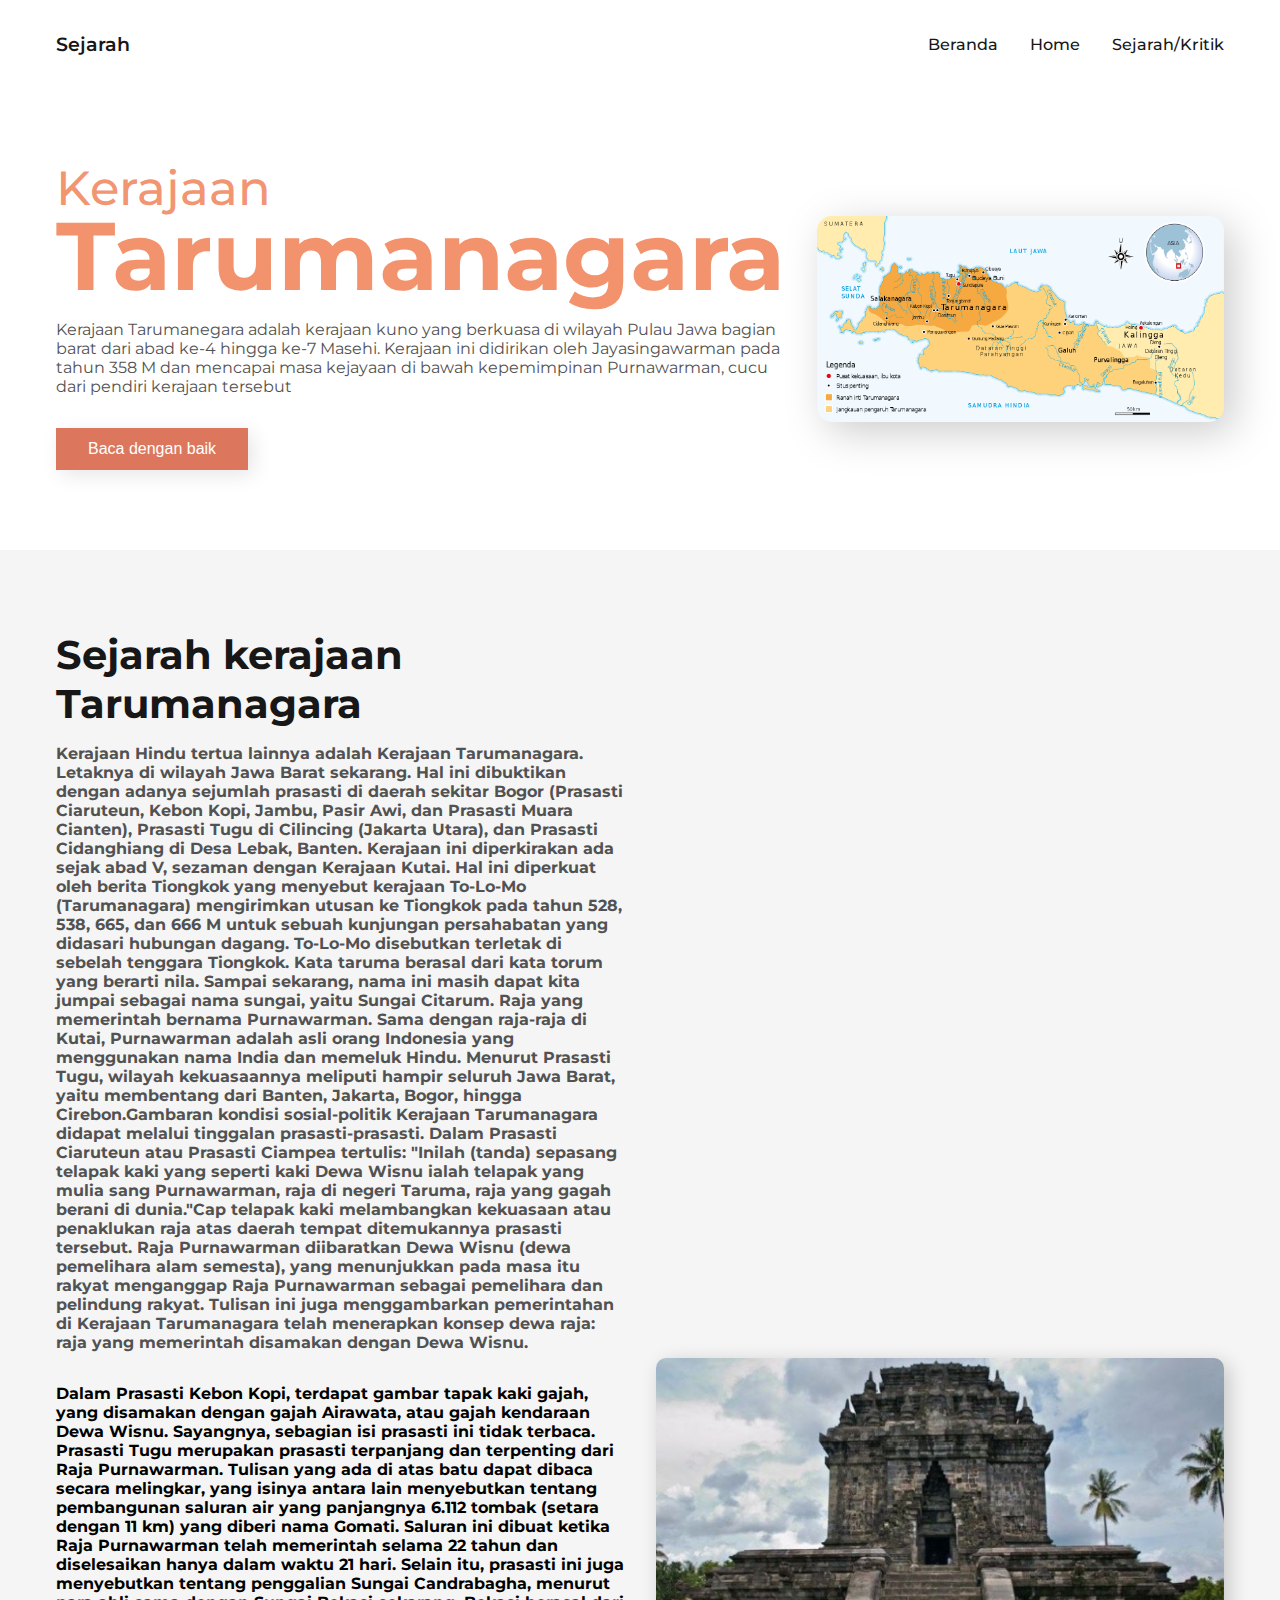
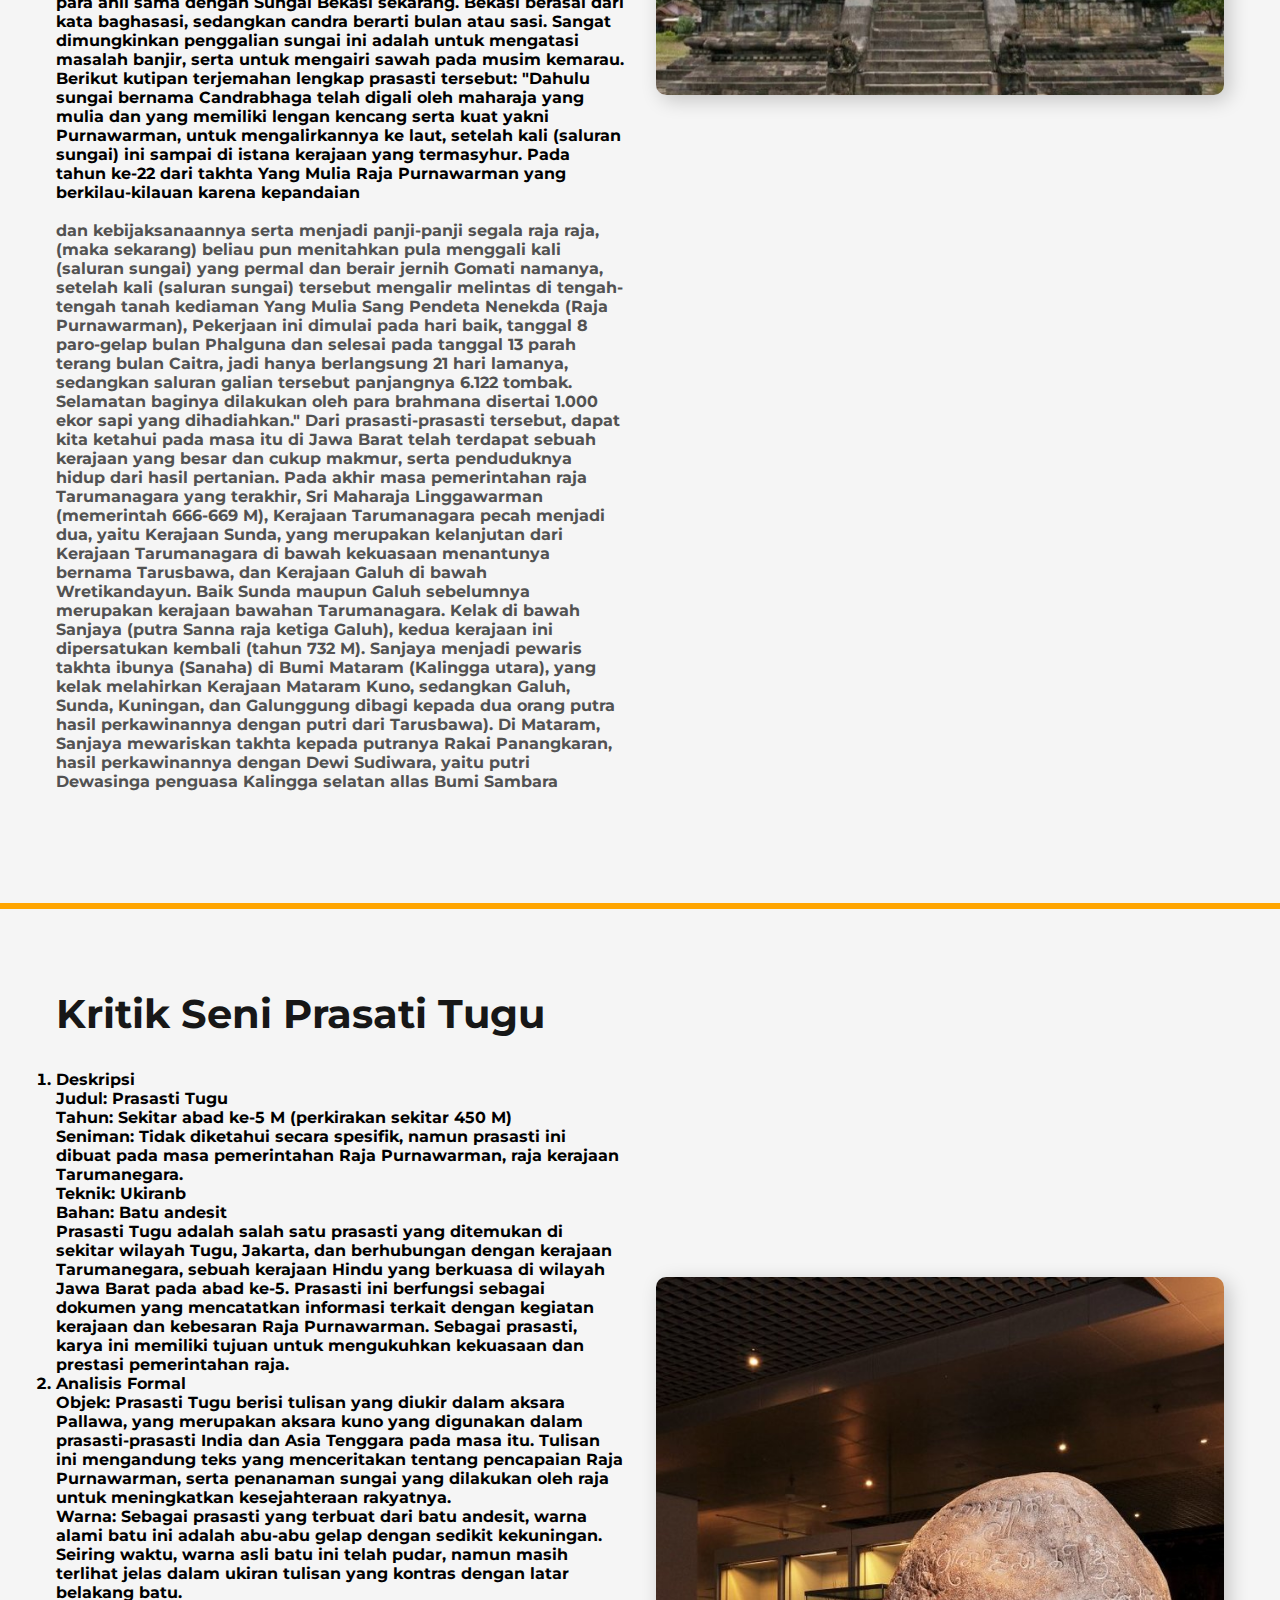
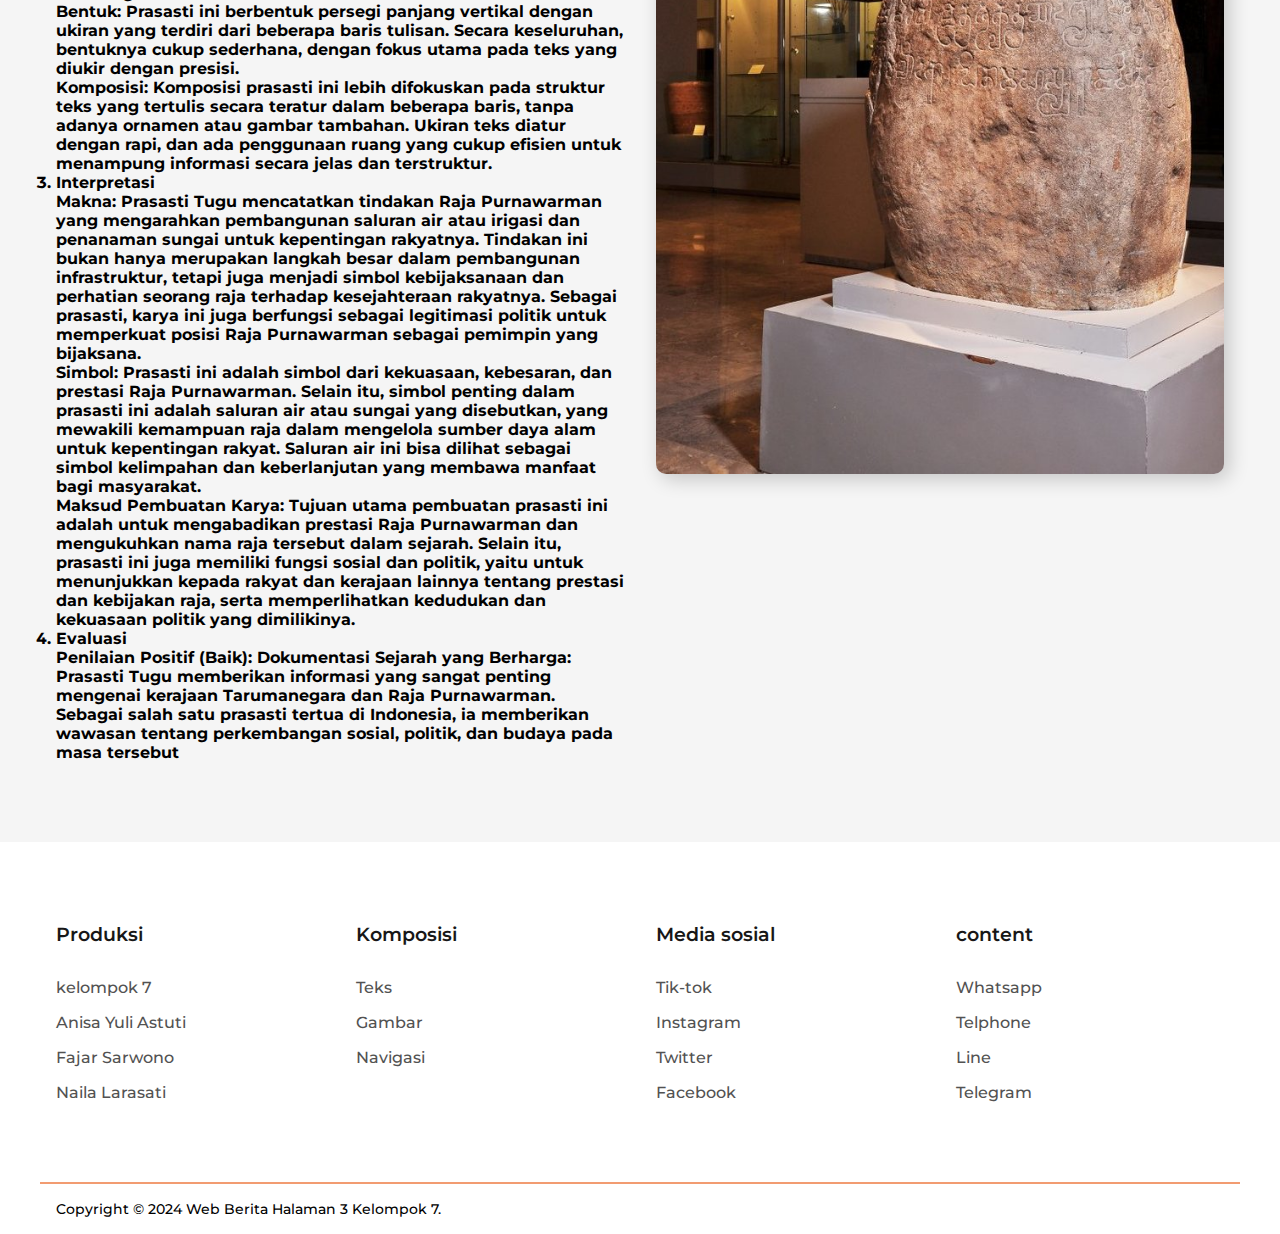
<file: Halaman_6.html>
<!DOCTYPE html>
<html lang="en">
<head>
  <meta charset="UTF-8">
  <meta name="viewport" content="width=device-width, initial-scale=1.0">
  <meta http-equiv="X-UA-Compatible" content="ie=edge">
  <title>Kerajaan Tarumanagara</title>
  <style>
    @import url("https://fonts.googleapis.com/css2?family=Montserrat:wght@400;500;600;700&display=swap");

:root {
  --primary-color: #dc775e;
  --primary-color-dark: #bb654f;
  --text-dark: #171717;
  --text-light: #525252;
  --extra-light: #f5f5f5;
  --white: #ffffff;
  --max-width: 1200px;
}

* {
  margin: 0;
  padding: 0;
  box-sizing: border-box;
}

.section__container {
  max-width: var(--max-width);
  margin: auto;
  padding: 5rem 1rem;
}

.section__header {
  margin-bottom: 1rem;
  font-size: 2.5rem;
  font-weight: 500;
  color: var(--text-dark);
}

.section__description {
  margin-bottom: 2rem;
  color: var(--text-light);
}

.btn {
  padding: 0.75rem 2rem;
  font-size: 1rem;
  color: var(--white);
  white-space: nowrap;
  background: var(--primary-color);
  outline: none;
  border: none;
  cursor: pointer;
  box-shadow: 5px 5px 20px rgba(0, 0, 0, 0.1);
  transition: 0.3s;
}

.btn:hover {
  background: var(--primary-color-dark);
  box-shadow: 5px 5xp 20px rgba(0, 0, 0, 0.2);
}

img {
  width: 100%;
  display: flex;
  border-radius: 15px;
}

a {
  text-decoration: none;
}

html,
body {
  scroll-behavior: smooth;
}

body {
  font-family: "Montserrat", sans-serif;
}

nav {
  position: fixed;
  isolation: isolate;
  top: 0;
  width: 100%;
  max-width: var(--max-width);
  margin: auto;
  z-index: 9;
  box-shadow: 0 0 10px rgba(0, 0, 0, 0.2);
}

.nav__bar {
  padding: 1rem;
  display: flex;
  align-items: center;
  justify-content: space-between;
  gap: 2rem;
  background-color: var(--extra-light);
}

.nav__bar a {
  font-size: 1.2rem;
  font-weight: 600;
  color: var(--text-dark);
}

.nav__menu__btn {
  font-size: 1.5rem;
  color: var(--text-dark);
  cursor: pointer;
}

.nav__links {
  list-style: none;
  position: absolute;
  width: 100%;
  padding: 2rem;
  display: flex;
  flex-direction: column;
  align-items: center;
  gap: 2rem;
  background-color: var(--text-light);
  transform: translateY(-100%);
  transition: 0.5s;
  z-index: -1;
}

.nav__links.open {
  transform: translateY(0);
}

.nav__links a {
  font-weight: 500;
  color: var(--white);
  transition: 0.3s;
}

.nav__links a:hover {
  color: var(--primary-color);
}

.header__container {
  padding-top: 8rem;
  display: grid;
  gap: 2rem;
  text-align:justify;
}

.header__content h1 {
  margin-bottom: 1rem;
  font-size: 3rem;
  color: #e8450694;
  font-weight: 500;
  line-height: 2.5rem;
}

.header__content h1 span {
  font-size: 6rem;
  line-height: 6rem;
}

.header__image img {
  filter: drop-shadow(10px 10px 20px rgba(0, 0, 0, 0.2));
  -webkit-filter: drop-shadow(10px 10px 20px rgba(0, 0, 0, 0.2));
  animation: header 5s infinite;
}

@keyframes header {
  0%,
  100% {
    transform: translateY(0);
  }
  25% {
    transform: translateY(-20px);
  }
  75% {
    transform: translateY(20px);
  }
}

.about {
  background-color: var(--extra-light);
}

.about__container {
  display: grid;
  gap: 2rem;
  text-align: center;
}

.about__image img {
  max-width: 800px;
  margin: auto;
  box-shadow: 5px 5px 20px rgba(0, 0, 0, 0.2);
  border-radius: 10px;
  animation: header 5s infinite;
}



.article {
  background-color: #fdfcfc94;
}

.article__grid {
  margin-top: 4rem;
  display: grid;
  gap: 4rem 1rem;
  text-align: center;
}

.article__card img {
  max-width: 500px;
  text-align: center;
  margin-inline: auto;
  margin-bottom: 1rem;
  box-shadow: 5px 5px 20px rgba(0, 0, 0, 0.2);
}

.article__card h4 {
  margin-bottom: 1rem;
  text-align:center;
  font-size: 1.5rem;
  font-weight: 500;
  color: var(--text-dark);
}

.article__card p {
  margin-bottom: 2rem;
  color: var(--text-light);
}

.article__card a {
  color: var(--primary-color);
  text-decoration: underline;
  transition: 0.3s;
}

.article__card a:hover {
  color: var(--primary-color-dark);
}

.footer__container {
  display: grid;
  gap: 2rem;
}

.footer__col h4 {
  margin-bottom: 2rem;
  font-size: 1.2rem;
  font-weight: 600;
  color: var(--text-dark);
}

.footer__links {
  list-style: none;
  display: grid;
  gap: 1rem;
}

.footer__links a {
  font-weight: 500;
  color: var(--text-light);
  transition: 0.3s;
}

.footer__links a:hover {
  color: var(--primary-color);
}

.footer__bar {
  max-width: var(--max-width);
  margin: auto;
  padding: 1rem;
  display: flex;
  flex-direction: column;
  align-items: center;
  justify-content: space-between;
  gap: 2rem;
  border-top: 2px solid #e8550a94;
}

.footer__bar p {
  font-size: 0.9rem;
  font-weight: 500;
  color: black;
  text-align:center;
}

.footer__socials {
  display: flex;
  align-items: center;
  gap: 1rem;
}

.footer__socials a {
  font-size: 1.2rem;
  color: var(--text-light);
  transition: 0.3s;
}

.footer__socials a:hover {
  color: var(--primary-color);
}

@media (width > 576px) {
  


  .article__grid {
    grid-template-columns: repeat(2, 1fr);
  }

  

  .footer__container {
    grid-template-columns: repeat(2, 1fr);
  }
}

@media (width > 768px) {
  nav {
    padding: 2rem 1rem;
    position: static;
    display: flex;
    align-items: center;
    justify-content: space-between;
    box-shadow: none;
  }

  .nav__bar {
    padding: 0;
    background-color: transparent;
  }

  .nav__menu__btn {
    display: none;
  }

  .nav__links {
    padding: 0;
    width: unset;
    position: static;
    transform: none;
    flex-direction: row;
    background-color: transparent;
  }

  .nav__links a {
    color: var(--text-dark);
  }

  .header__container {
    padding-top: 5rem;
    align-items: center;
    grid-template-columns: 1fr 2fr;
    text-align: left;
  }

  .header__image {
    grid-area: 1/2/2/3;
  }

  .about__container {
    grid-template-columns: repeat(2, 1fr);
    align-items: center;
    text-align: left;
  }

  .about__image {
    grid-area: 1/2/2/3;
  }



  .footer__container {
    grid-template-columns: repeat(4, 1fr);
  }

  .footer__bar {
    flex-direction: row;
  }
}
  </style>
</head>
<body>
        <!--Bagian Navigasi-->
    <nav>
      <div class="nav__bar">
        <a href="#">Sejarah</a>
        <div class="nav__menu__btn" id="menu-btn">
          <i class="ri-menu-3-line"></i>
        </div>
      </div>
      <ul class="nav__links" id="nav-links">
        <li><a href="Web berita.html">Beranda</a></li>
        <li><a href="#home">Home</a></li>
        <li><a href="#about">Sejarah/Kritik</a></li>
      </ul>
    </nav>
          <!--Bagian header berisi judul dan gambar-->
    <header class="section__container header__container" id="home">
      <div class="header__image">
        <img src="1200px-Tarumanagara_id.svg (1).png" alt="header" />
      </div>
      <div class="header__content">
        <h1>Kerajaan<br /><span><b>Tarumanagara</b></span></h1>
        <p class="section__description">
         Kerajaan Tarumanegara adalah kerajaan kuno yang berkuasa di wilayah Pulau Jawa bagian barat dari abad ke-4 hingga ke-7 Masehi. Kerajaan ini didirikan oleh Jayasingawarman pada tahun 358 M dan mencapai masa kejayaan di bawah kepemimpinan Purnawarman, cucu dari pendiri kerajaan tersebut
        </p>
        <div class="header__btn">
          <button class="btn">Baca dengan baik</button>
        </div>
      </div>
    </header>
          <!--Bagian section berisi cerita sejarah dan gambar-->
    <section class="about" id="about">
      <div class="section__container about__container">
        <div class="about__image">
          <img src="Gambar web/Gambar-6.jpg" alt="about" />
        </div>
        <div class="about__content">
          <h2 class="section__header"><b>Sejarah kerajaan Tarumanagara</h2>
          <p class="section__description">
            Kerajaan Hindu tertua lainnya adalah Kerajaan Tarumanagara. Letaknya di wilayah Jawa Barat sekarang. Hal ini dibuktikan dengan adanya sejumlah prasasti di daerah sekitar Bogor (Prasasti Ciaruteun, Kebon Kopi, Jambu, Pasir Awi, dan Prasasti Muara Cianten), Prasasti Tugu di Cilincing (Jakarta Utara), dan Prasasti Cidanghiang di Desa Lebak, Banten.

Kerajaan ini diperkirakan ada sejak abad V, sezaman dengan Kerajaan Kutai. Hal ini diperkuat oleh berita Tiongkok yang menyebut kerajaan To-Lo-Mo (Tarumanagara) mengirimkan utusan ke Tiongkok pada tahun 528, 538, 665, dan 666 M untuk sebuah kunjungan persahabatan yang didasari hubungan dagang. To-Lo-Mo disebutkan terletak di sebelah tenggara Tiongkok.

Kata taruma berasal dari kata torum yang berarti nila. Sampai sekarang, nama ini masih dapat kita jumpai sebagai nama sungai, yaitu Sungai Citarum. Raja yang memerintah bernama Purnawarman. Sama dengan raja-raja di Kutai, Purnawarman adalah asli orang Indonesia yang menggunakan nama India dan memeluk Hindu. Menurut Prasasti Tugu, wilayah kekuasaannya meliputi hampir seluruh Jawa Barat, yaitu membentang dari Banten, Jakarta, Bogor, hingga Cirebon.Gambaran kondisi sosial-politik Kerajaan Tarumanagara didapat melalui tinggalan prasasti-prasasti. Dalam Prasasti Ciaruteun atau Prasasti Ciampea tertulis:

"Inilah (tanda) sepasang telapak kaki yang seperti kaki Dewa Wisnu ialah telapak yang mulia sang Purnawarman, raja di negeri Taruma, raja yang gagah berani di dunia."Cap telapak kaki melambangkan kekuasaan atau penaklukan raja atas daerah tempat ditemukannya prasasti tersebut. Raja Purnawarman diibaratkan Dewa Wisnu (dewa pemelihara alam semesta), yang menunjukkan pada masa itu rakyat menganggap Raja Purnawarman sebagai pemelihara dan pelindung rakyat. Tulisan ini juga menggambarkan pemerintahan di Kerajaan Tarumanagara telah menerapkan konsep dewa raja: raja yang memerintah disamakan dengan Dewa Wisnu.</p>

<p>Dalam Prasasti Kebon Kopi, terdapat gambar tapak kaki gajah, yang disamakan dengan gajah Airawata, atau gajah kendaraan Dewa Wisnu. Sayangnya, sebagian isi prasasti ini tidak terbaca. Prasasti Tugu merupakan prasasti terpanjang dan terpenting dari Raja Purnawarman. Tulisan yang ada di atas batu dapat dibaca secara melingkar, yang isinya antara lain menyebutkan tentang pembangunan saluran air yang panjangnya 6.112 tombak (setara dengan 11 km) yang diberi nama Gomati. Saluran ini dibuat ketika Raja Purnawarman telah memerintah selama 22 tahun dan diselesaikan hanya dalam waktu 21 hari. Selain itu, prasasti ini juga menyebutkan tentang penggalian Sungai Candrabagha, menurut para ahli sama dengan Sungai Bekasi sekarang. Bekasi berasal dari kata baghasasi, sedangkan candra berarti bulan atau sasi. Sangat dimungkinkan penggalian sungai ini adalah untuk mengatasi masalah banjir, serta untuk mengairi sawah pada musim kemarau. Berikut kutipan terjemahan lengkap prasasti tersebut:

"Dahulu sungai bernama Candrabhaga telah digali oleh maharaja yang mulia dan yang memiliki lengan kencang serta kuat yakni Purnawarman, untuk mengalirkannya ke laut, setelah kali (saluran sungai) ini sampai di istana kerajaan yang termasyhur. Pada tahun ke-22 dari takhta Yang Mulia Raja Purnawarman yang berkilau-kilauan karena kepandaian
          </p><br>
          <p class="section__description">
            dan kebijaksanaannya serta menjadi panji-panji segala raja raja, (maka sekarang) beliau pun menitahkan pula menggali kali (saluran sungai) yang permal dan berair jernih Gomati namanya, setelah kali (saluran sungai) tersebut mengalir melintas di tengah-tengah tanah kediaman Yang Mulia Sang Pendeta Nenekda (Raja Purnawarman), Pekerjaan ini dimulai pada hari baik, tanggal 8 paro-gelap bulan Phalguna dan selesai pada tanggal 13 parah terang bulan Caitra, jadi hanya berlangsung 21 hari lamanya, sedangkan saluran galian tersebut panjangnya 6.122 tombak. Selamatan baginya dilakukan oleh para brahmana disertai 1.000 ekor sapi yang dihadiahkan."

Dari prasasti-prasasti tersebut, dapat kita ketahui pada masa itu di Jawa Barat telah terdapat sebuah kerajaan yang besar dan cukup makmur, serta penduduknya hidup dari hasil pertanian.

Pada akhir masa pemerintahan raja Tarumanagara yang terakhir, Sri Maharaja Linggawarman (memerintah 666-669 M), Kerajaan Tarumanagara pecah menjadi dua, yaitu Kerajaan Sunda, yang merupakan kelanjutan dari Kerajaan Tarumanagara di bawah kekuasaan menantunya bernama Tarusbawa, dan Kerajaan Galuh di bawah Wretikandayun. Baik Sunda maupun Galuh sebelumnya merupakan kerajaan bawahan Tarumanagara. Kelak di bawah Sanjaya (putra Sanna raja ketiga Galuh), kedua kerajaan ini dipersatukan kembali (tahun 732 M). Sanjaya menjadi pewaris takhta ibunya (Sanaha) di Bumi Mataram (Kalingga utara), yang kelak melahirkan Kerajaan Mataram Kuno, sedangkan Galuh, Sunda, Kuningan, dan Galunggung dibagi kepada dua orang putra hasil perkawinannya dengan putri dari Tarusbawa). Di Mataram, Sanjaya mewariskan takhta kepada putranya Rakai Panangkaran, hasil perkawinannya dengan Dewi Sudiwara, yaitu putri Dewasinga penguasa Kalingga selatan allas Bumi Sambara
          </p>

    </section>
    <hr color="orange">
   <hr color="orange">
    <hr color="orange">
          <!--Bagian section berisi kritik karya seni dan gambar-->
       <section class="about" id="about">
      <div class="section__container about__container">
        <div class="about__image">
          <img src="tugu-001-ani-mardatila.jpg" alt="about" />
        </div>
        <div class="about__content">
          <h2 class="section__header"><b>Kritik Seni Prasati Tugu</b></h2>
          <p class="section__description">
            <ol>
           
<li> Deskripsi</li>
Judul: Prasasti Tugu<br>

Tahun: Sekitar abad ke-5 M (perkirakan sekitar 450 M)<br>

Seniman: Tidak diketahui secara spesifik, namun prasasti ini dibuat pada masa pemerintahan Raja Purnawarman, raja kerajaan Tarumanegara.<br>

Teknik: Ukiranb<br>

Bahan: Batu andesit<br>


Prasasti Tugu adalah salah satu prasasti yang ditemukan di sekitar wilayah Tugu, Jakarta, dan berhubungan dengan kerajaan Tarumanegara, sebuah kerajaan Hindu yang berkuasa di wilayah Jawa Barat pada abad ke-5. Prasasti ini berfungsi sebagai dokumen yang mencatatkan informasi terkait dengan kegiatan kerajaan dan kebesaran Raja Purnawarman. Sebagai prasasti, karya ini memiliki tujuan untuk mengukuhkan kekuasaan dan prestasi pemerintahan raja.<br>

<li> Analisis Formal</li>

Objek: Prasasti Tugu berisi tulisan yang diukir dalam aksara Pallawa, yang merupakan aksara kuno yang digunakan dalam prasasti-prasasti India dan Asia Tenggara pada masa itu. Tulisan ini mengandung teks yang menceritakan tentang pencapaian Raja Purnawarman, serta penanaman sungai yang dilakukan oleh raja untuk meningkatkan kesejahteraan rakyatnya.<br>

Warna: Sebagai prasasti yang terbuat dari batu andesit, warna alami batu ini adalah abu-abu gelap dengan sedikit kekuningan. Seiring waktu, warna asli batu ini telah pudar, namun masih terlihat jelas dalam ukiran tulisan yang kontras dengan latar belakang batu.<br>

Bentuk: Prasasti ini berbentuk persegi panjang vertikal dengan ukiran yang terdiri dari beberapa baris tulisan. Secara keseluruhan, bentuknya cukup sederhana, dengan fokus utama pada teks yang diukir dengan presisi.<br>

Komposisi: Komposisi prasasti ini lebih difokuskan pada struktur teks yang tertulis secara teratur dalam beberapa baris, tanpa adanya ornamen atau gambar tambahan. Ukiran teks diatur dengan rapi, dan ada penggunaan ruang yang cukup efisien untuk menampung informasi secara jelas dan terstruktur.<br>


<li>Interpretasi</li>

Makna: Prasasti Tugu mencatatkan tindakan Raja Purnawarman yang mengarahkan pembangunan saluran air atau irigasi dan penanaman sungai untuk kepentingan rakyatnya. Tindakan ini bukan hanya merupakan langkah besar dalam pembangunan infrastruktur, tetapi juga menjadi simbol kebijaksanaan dan perhatian seorang raja terhadap kesejahteraan rakyatnya. Sebagai prasasti, karya ini juga berfungsi sebagai legitimasi politik untuk memperkuat posisi Raja Purnawarman sebagai pemimpin yang bijaksana.<br>

Simbol: Prasasti ini adalah simbol dari kekuasaan, kebesaran, dan prestasi Raja Purnawarman. Selain itu, simbol penting dalam prasasti ini adalah saluran air atau sungai yang disebutkan, yang mewakili kemampuan raja dalam mengelola sumber daya alam untuk kepentingan rakyat. Saluran air ini bisa dilihat sebagai simbol kelimpahan dan keberlanjutan yang membawa manfaat bagi masyarakat.<br>

Maksud Pembuatan Karya: Tujuan utama pembuatan prasasti ini adalah untuk mengabadikan prestasi Raja Purnawarman dan mengukuhkan nama raja tersebut dalam sejarah. Selain itu, prasasti ini juga memiliki fungsi sosial dan politik, yaitu untuk menunjukkan kepada rakyat dan kerajaan lainnya tentang prestasi dan kebijakan raja, serta memperlihatkan kedudukan dan kekuasaan politik yang dimilikinya.<br>


<li> Evaluasi</li>

Penilaian Positif (Baik):

Dokumentasi Sejarah yang Berharga: Prasasti Tugu memberikan informasi yang sangat penting mengenai kerajaan Tarumanegara dan Raja Purnawarman. Sebagai salah satu prasasti tertua di Indonesia, ia memberikan wawasan tentang perkembangan sosial, politik, dan budaya pada masa tersebut 
          </p>
     </ol>
     </section>
           <!--Bagian footer-->
     <footer id="rtyu">
      <div class="section__container footer__container">
        <div class="footer__col">
          <h4>Produksi</h4>
          <ul class="footer__links">
            <li><a href="#">kelompok 7</a></li>
            <li><a href="#">Anisa Yuli Astuti</a></li>
            <li><a href="#">Fajar Sarwono</a></li>
            <li><a href="#">Naila Larasati</a></li>
          </ul>
        </div>
        <div class="footer__col">
          <h4>Komposisi</h4>
          <ul class="footer__links">
            <li><a href="#">Teks</a></li>
            <li><a href="#">Gambar</a></li>
            <li><a href="#">Navigasi</a></li>
      
          </ul>
        </div>
        <div class="footer__col">
          <h4>Media sosial</h4>
          <ul class="footer__links">
            <li><a href="#">Tik-tok</a></li>
            <li><a href="#">Instagram</a></li>
            <li><a href="#">Twitter</a></li>
            <li><a href="#">Facebook</a></li>
          </ul>
        </div>
        <div class="footer__col">
          <h4>content</h4>
          <ul class="footer__links">
            <li><a href="#">Whatsapp</a></li>
            <li><a href="#">Telphone</a></li>
            <li><a href="#">Line</a></li>
            <li><a href="#">Telegram</a></li>
          </ul>
        </div>
      </div>
      <div class="footer__bar">
        <p>Copyright © 2024 Web Berita Halaman 3 Kelompok 7.</p>

      </div>
    </footer>   

</body>
</html>
</file>
